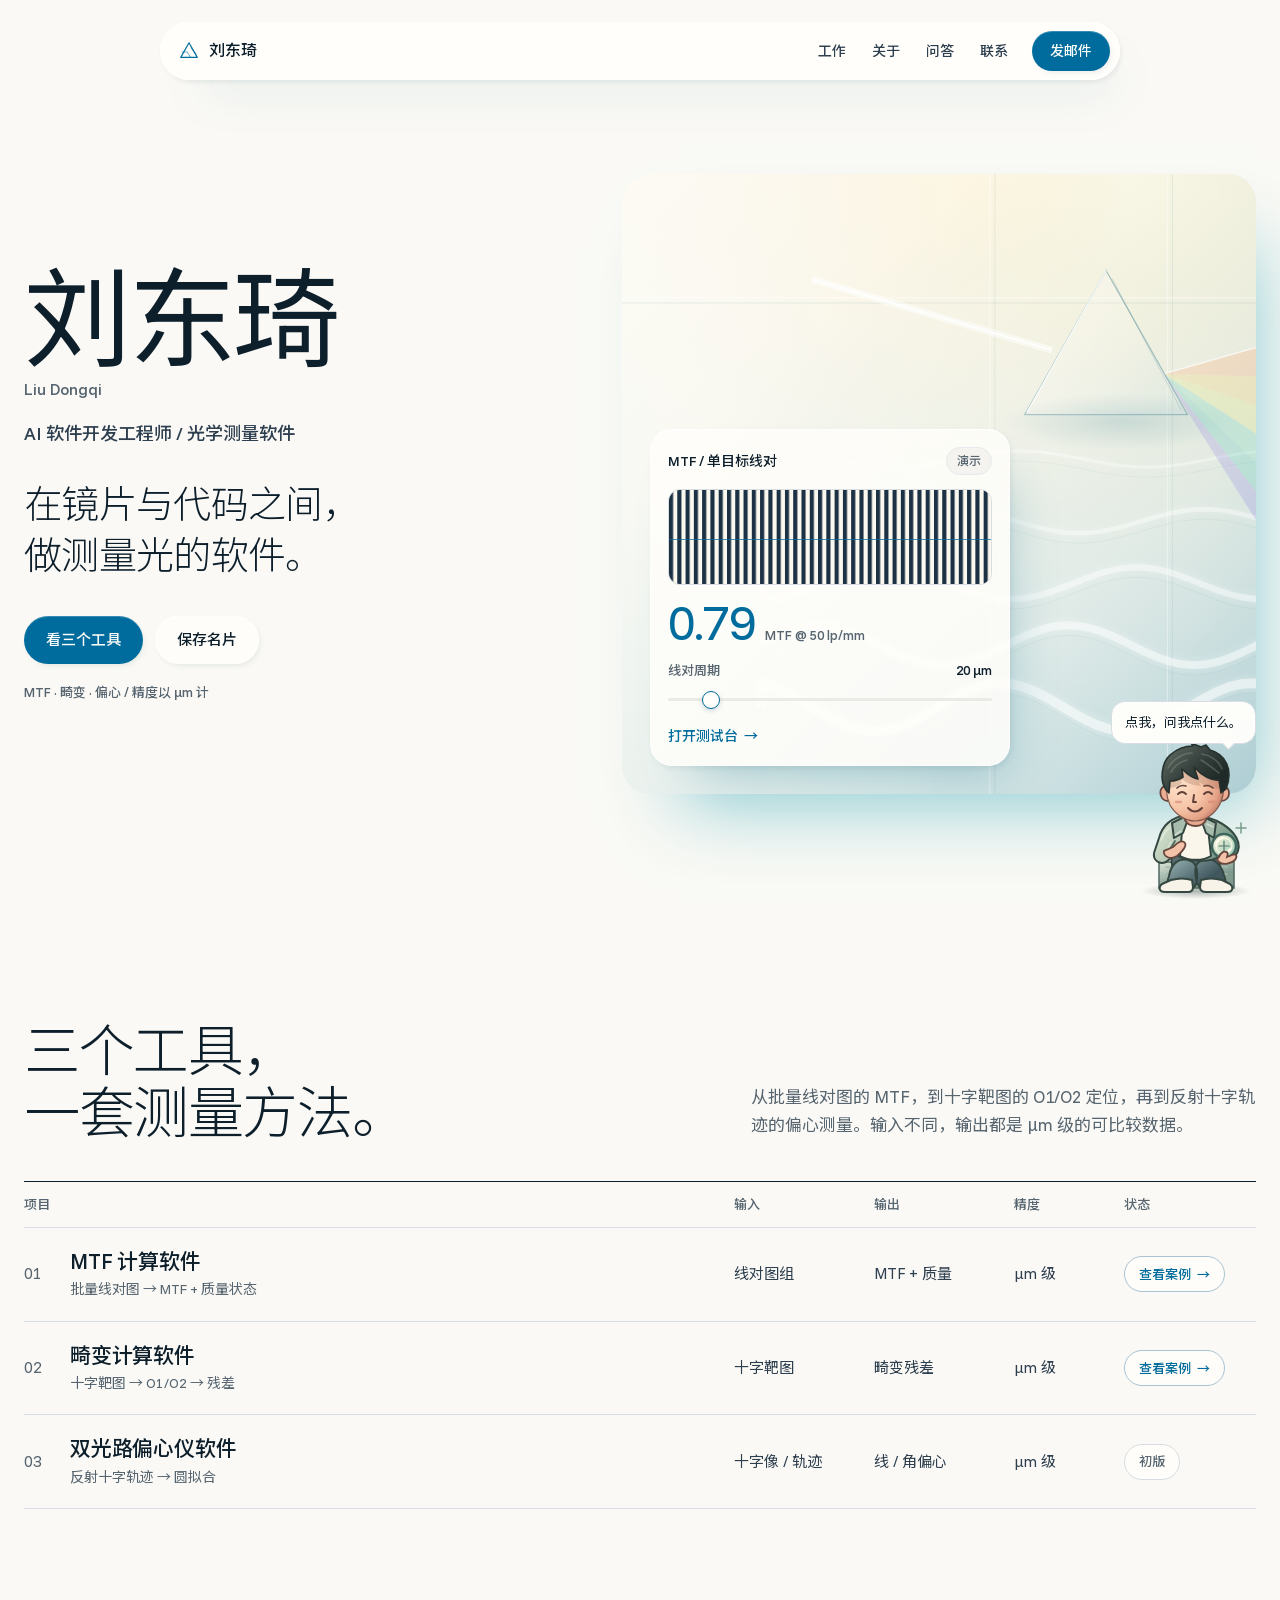
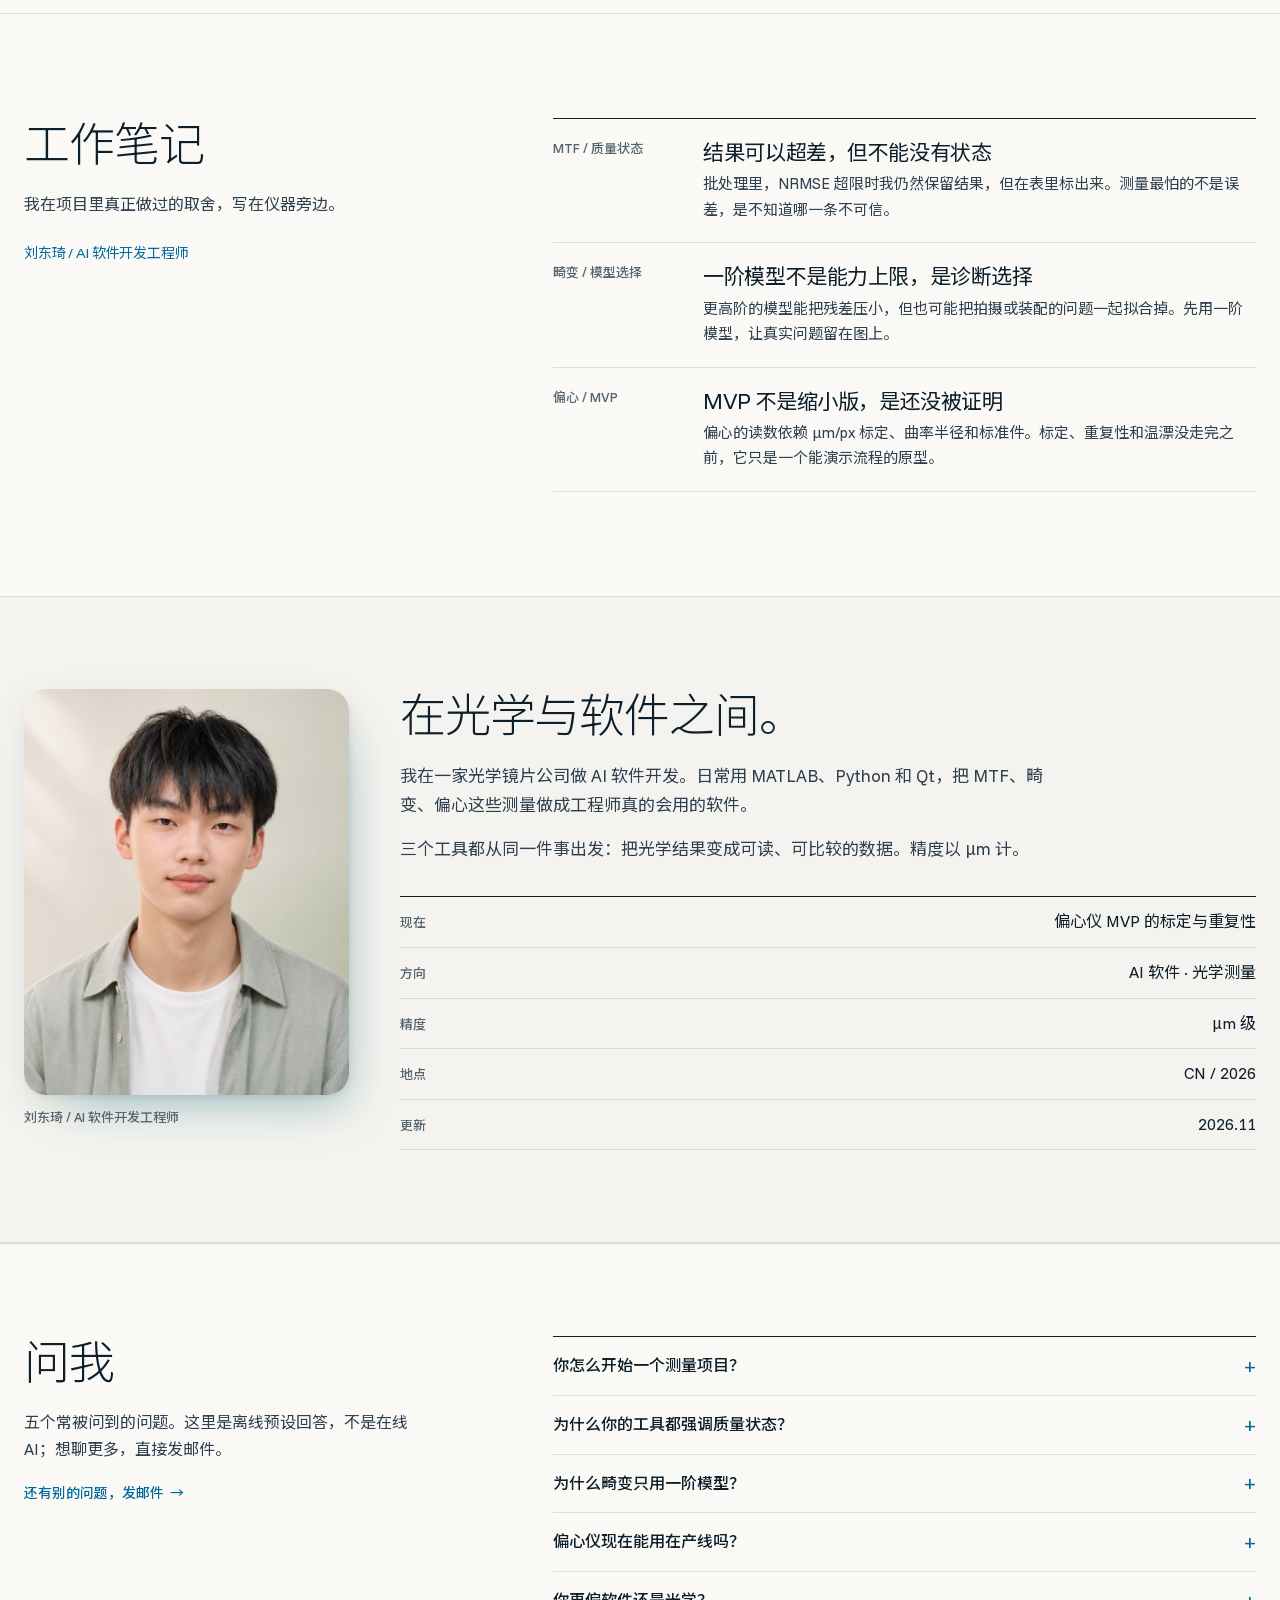
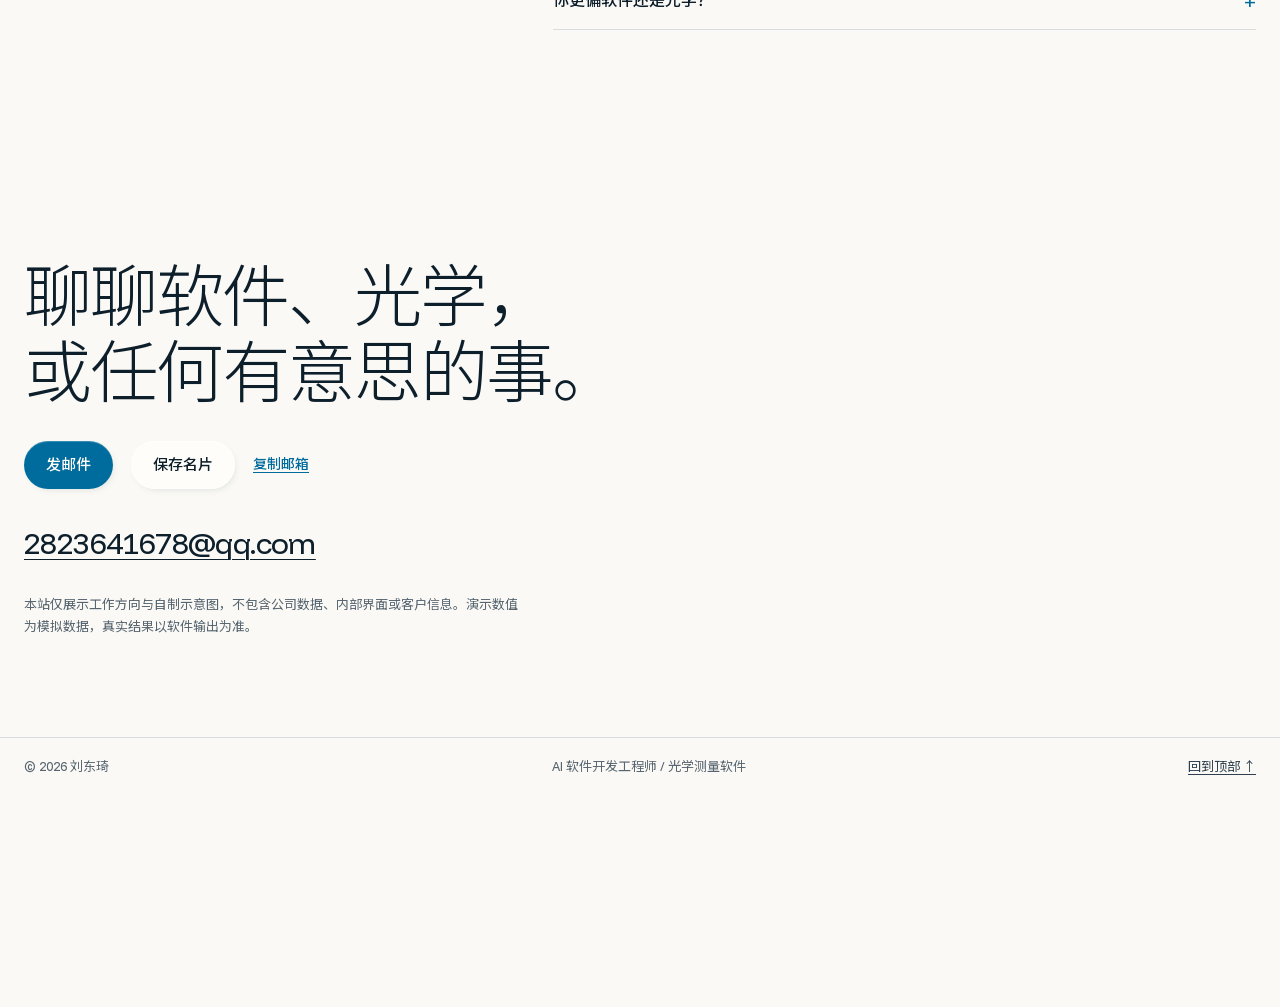
<file: index.html>
<!DOCTYPE html>
<html lang="zh-CN">
<head>
  <meta charset="utf-8">
  <meta name="viewport" content="width=device-width, initial-scale=1">
  <title>刘东琦 — AI 软件开发工程师</title>
  <meta name="description" content="刘东琦，AI 软件开发工程师。用 MATLAB、Python 与 Qt 把 MTF、十字靶畸变和偏心测量做成可交付的软件，精度以 µm 计。">
  <meta name="theme-color" content="#faf7ef">
  <meta property="og:title" content="刘东琦 — AI 软件开发工程师">
  <meta property="og:description" content="在镜片与代码之间，做测量光的软件。">
  <meta property="og:type" content="website">
  <meta property="og:url" content="https://qweasd-s.github.io/my-web/">
  <meta property="og:image" content="https://qweasd-s.github.io/my-web/assets/og.png">
  <meta property="og:image:width" content="1200">
  <meta property="og:image:height" content="630">
  <meta property="og:image:alt" content="刘东琦 — AI 软件开发工程师，MTF、畸变与偏心测量软件">
  <meta name="twitter:card" content="summary_large_image">
  <link rel="icon" href="favicon.svg" type="image/svg+xml">
  <link rel="preload" href="assets/fonts/noto-sans-sc.woff2" as="font" type="font/woff2" crossorigin>
  <link rel="preload" href="assets/fonts/funnel-display.woff2" as="font" type="font/woff2" crossorigin>
  <link rel="stylesheet" href="styles.css">
  <script type="application/ld+json">
    {
      "@context": "https://schema.org",
      "@type": "Person",
      "name": "刘东琦",
      "alternateName": "Liu Dongqi",
      "jobTitle": "AI 软件开发工程师",
      "email": "mailto:2823641678@qq.com",
      "description": "AI 软件开发工程师，在光学镜片行业从事 MTF 批量计算、十字靶畸变解算与反射式偏心测量软件的开发。",
      "knowsAbout": ["AI 软件开发", "光学测量", "MATLAB", "Python", "OpenCV", "PySide6", "MTF", "畸变分析", "偏心测量"]
    }
  </script>
</head>
<body id="top">
  <a class="skip" href="#work">跳到工作</a>

  <header class="site-nav">
    <div class="nav-pill">
      <a class="brand" href="#top">
        <svg class="brand-mark" viewBox="0 0 24 24" fill="none" aria-hidden="true">
          <path d="M12 3 21 19H3L12 3Z" stroke="currentColor" stroke-width="1.3" stroke-linejoin="round"/>
          <path d="M4 13h6l4 6" stroke="currentColor" stroke-width="1.1" opacity=".55"/>
          <path d="M14 8 20 16" stroke="currentColor" stroke-width="1.1" opacity=".55"/>
        </svg>
        <span>刘东琦</span>
      </a>
      <nav class="nav-links" aria-label="主导航">
        <a href="#work">工作</a>
        <a href="#about">关于</a>
        <a href="#ask">问答</a>
        <a href="#contact">联系</a>
      </nav>
      <a class="btn btn--primary btn--nav" href="mailto:2823641678@qq.com">发邮件</a>
    </div>
  </header>

  <main>
    <section class="hero" aria-labelledby="hero-name">
      <div class="wrap hero__inner">
        <div class="hero__copy">
          <h1 id="hero-name">刘东琦</h1>
          <p class="hero__latin">Liu Dongqi</p>
          <p class="hero__role">AI 软件开发工程师 / 光学测量软件</p>
          <p class="hero__statement">在镜片与代码之间，<br>做测量光的软件。</p>
          <div class="hero__actions">
            <a class="btn btn--primary" href="#work">看三个工具</a>
            <button class="btn btn--clear" type="button" data-save-card aria-label="下载名片到通讯录">
              <span class="action-label">保存名片</span>
            </button>
          </div>
          <p class="hero__note">MTF · 畸变 · 偏心 / 精度以 µm 计</p>
        </div>

        <div class="hero__stage light-stage" data-light-stage>
          <canvas class="light-canvas" data-light aria-hidden="true"></canvas>

          <div class="measure-card clear">
            <div class="measure-card__head">
              <span class="measure-card__title">MTF / 单目标线对</span>
              <span class="pill pill--soft">演示</span>
            </div>

            <div class="linepair-mini" aria-hidden="true">
              <svg data-home-linepair viewBox="0 0 280 96" preserveAspectRatio="none">
                <defs>
                  <pattern id="home-lp" patternUnits="userSpaceOnUse" width="20" height="96">
                    <rect width="20" height="96" fill="#fbf8ef"/>
                    <rect width="10" height="96" fill="#1d3145"/>
                  </pattern>
                </defs>
                <rect width="280" height="96" fill="url(#home-lp)"/>
              </svg>
            </div>

            <div class="measure-card__readout">
              <span class="measure-card__value" data-home-mtf>0.78</span>
              <span class="measure-card__unit">MTF @ <span data-home-freq>50</span> lp/mm</span>
            </div>

            <label class="range">
              <span>线对周期 <b><span data-home-period>20</span> µm</b></span>
              <input type="range" min="10" max="100" step="1" value="20" data-home-period-input>
            </label>

            <a class="text-link" href="work/mtf.html">打开测试台 <span aria-hidden="true">→</span></a>
          </div>
        </div>
      </div>
    </section>

    <div class="wrap pet-dock" data-pet-root></div>

    <section class="work" id="work" aria-labelledby="work-title">
      <div class="wrap">
        <header class="section-head">
          <h2 id="work-title">三个工具，<br>一套测量方法。</h2>
          <p>从批量线对图的 MTF，到十字靶图的 O1/O2 定位，再到反射十字轨迹的偏心测量。输入不同，输出都是 µm 级的可比较数据。</p>
        </header>

        <div class="project-table" role="list">
          <div class="project-table__head" aria-hidden="true">
            <span>项目</span>
            <span>输入</span>
            <span>输出</span>
            <span>精度</span>
            <span>状态</span>
          </div>

          <a class="project" href="work/mtf.html" role="listitem">
            <span class="project__main">
              <span class="project__num">01</span>
              <span><b>MTF 计算软件</b><small>批量线对图 → MTF + 质量状态</small></span>
            </span>
            <span class="project__cell" data-label="输入">线对图组</span>
            <span class="project__cell" data-label="输出">MTF + 质量</span>
            <span class="project__cell" data-label="精度">µm 级</span>
            <span class="pill pill--go">查看案例 <span aria-hidden="true">→</span></span>
          </a>

          <a class="project" href="work/distortion.html" role="listitem">
            <span class="project__main">
              <span class="project__num">02</span>
              <span><b>畸变计算软件</b><small>十字靶图 → O1/O2 → 残差</small></span>
            </span>
            <span class="project__cell" data-label="输入">十字靶图</span>
            <span class="project__cell" data-label="输出">畸变残差</span>
            <span class="project__cell" data-label="精度">µm 级</span>
            <span class="pill pill--go">查看案例 <span aria-hidden="true">→</span></span>
          </a>

          <a class="project" href="work/decentration.html" role="listitem">
            <span class="project__main">
              <span class="project__num">03</span>
              <span><b>双光路偏心仪软件</b><small>反射十字轨迹 → 圆拟合</small></span>
            </span>
            <span class="project__cell" data-label="输入">十字像 / 轨迹</span>
            <span class="project__cell" data-label="输出">线 / 角偏心</span>
            <span class="project__cell" data-label="精度">µm 级</span>
            <span class="pill pill--muted">初版</span>
          </a>
        </div>
      </div>
    </section>

    <section class="notes" id="notes" aria-labelledby="notes-title">
      <div class="wrap notes__grid">
        <div class="notes__intro">
          <h2 id="notes-title">工作笔记</h2>
          <p>我在项目里真正做过的取舍，写在仪器旁边。</p>
          <p class="notes__sign">刘东琦 / AI 软件开发工程师</p>
        </div>

        <div class="notes__list">
          <article class="note-item">
            <span class="note-item__label">MTF / 质量状态</span>
            <div>
              <h3>结果可以超差，但不能没有状态</h3>
              <p>批处理里，NRMSE 超限时我仍然保留结果，但在表里标出来。测量最怕的不是误差，是不知道哪一条不可信。</p>
            </div>
          </article>

          <article class="note-item">
            <span class="note-item__label">畸变 / 模型选择</span>
            <div>
              <h3>一阶模型不是能力上限，是诊断选择</h3>
              <p>更高阶的模型能把残差压小，但也可能把拍摄或装配的问题一起拟合掉。先用一阶模型，让真实问题留在图上。</p>
            </div>
          </article>

          <article class="note-item">
            <span class="note-item__label">偏心 / MVP</span>
            <div>
              <h3>MVP 不是缩小版，是还没被证明</h3>
              <p>偏心的读数依赖 µm/px 标定、曲率半径和标准件。标定、重复性和温漂没走完之前，它只是一个能演示流程的原型。</p>
            </div>
          </article>
        </div>
      </div>
    </section>

    <section class="about" id="about" aria-labelledby="about-title">
      <div class="wrap about__grid">
        <figure class="about__portrait">
          <img src="assets/portrait-warm.jpg" alt="刘东琦的肖像" width="768" height="1152" loading="lazy">
          <figcaption>刘东琦 / AI 软件开发工程师</figcaption>
        </figure>
        <div class="about__body">
          <h2 id="about-title">在光学与软件之间。</h2>
          <p>我在一家光学镜片公司做 AI 软件开发。日常用 MATLAB、Python 和 Qt，把 MTF、畸变、偏心这些测量做成工程师真的会用的软件。</p>
          <p>三个工具都从同一件事出发：把光学结果变成可读、可比较的数据。精度以 µm 计。</p>
          <dl class="fact-list">
            <div><dt>现在</dt><dd>偏心仪 MVP 的标定与重复性</dd></div>
            <div><dt>方向</dt><dd>AI 软件 · 光学测量</dd></div>
            <div><dt>精度</dt><dd>µm 级</dd></div>
            <div><dt>地点</dt><dd>CN / 2026</dd></div>
            <div><dt>更新</dt><dd>2026.11</dd></div>
          </dl>
        </div>
      </div>
    </section>

    <section class="ask" id="ask" aria-labelledby="ask-title">
      <div class="wrap ask__grid">
        <div class="ask__intro">
          <h2 id="ask-title">问我</h2>
          <p>五个常被问到的问题。这里是离线预设回答，不是在线 AI；想聊更多，直接发邮件。</p>
          <a class="text-link" href="mailto:2823641678@qq.com">还有别的问题，发邮件 <span aria-hidden="true">→</span></a>
        </div>

        <div class="ask__list">
          <details class="qa">
            <summary>你怎么开始一个测量项目？</summary>
            <p>先把要测的物理量、误差来源和现场条件写清楚，再决定图像怎么采、算法怎么验。能复现，比能演示重要。</p>
          </details>

          <details class="qa">
            <summary>为什么你的工具都强调质量状态？</summary>
            <p>测量结果不怕有误差，怕的是不知道什么时候不可信。所以我会保留超限结果，但把质量状态一起写进表里。</p>
          </details>

          <details class="qa">
            <summary>为什么畸变只用一阶模型？</summary>
            <p>更高阶的模型能把残差压小，但也可能把拍摄或装配的问题一起拟合掉。先用一阶模型，让真实问题留在图上。</p>
          </details>

          <details class="qa">
            <summary>偏心仪现在能用在产线吗？</summary>
            <p>还不能。它现在是 MVP，读数依赖 µm/px 标定、曲率半径和标准件验证。标定、重复性、温漂没做完之前，我不会把它当成最终判定。</p>
          </details>

          <details class="qa">
            <summary>你更偏软件还是光学？</summary>
            <p>我站在中间。光学给我问题和约束，软件给我把测量变成可重复流程的工具。最喜欢的是把两者接起来的那一段。</p>
          </details>
        </div>
      </div>
    </section>

    <section class="contact" id="contact" aria-labelledby="contact-title">
      <div class="wrap contact__inner">
        <h2 id="contact-title">聊聊软件、光学，<br>或任何有意思的事。</h2>
        <div class="contact__actions">
          <a class="btn btn--primary" href="mailto:2823641678@qq.com">发邮件</a>
          <button class="btn btn--clear" type="button" data-save-card aria-label="下载名片到通讯录">
            <span class="action-label">保存名片</span>
          </button>
          <button class="copy-button" id="copy-email" type="button" aria-label="复制邮箱" data-email="2823641678@qq.com">
            <span class="copy-btn__label">复制邮箱</span>
          </button>
        </div>
        <a class="contact__email" href="mailto:2823641678@qq.com">2823641678@qq.com</a>
        <p class="contact__note">本站仅展示工作方向与自制示意图，不包含公司数据、内部界面或客户信息。演示数值为模拟数据，真实结果以软件输出为准。</p>
      </div>
    </section>
  </main>

  <footer class="footer">
    <div class="wrap footer__inner">
      <span>© 2026 刘东琦</span>
      <span>AI 软件开发工程师 / 光学测量软件</span>
      <a href="#top">回到顶部 ↑</a>
    </div>
  </footer>

  <script src="light.js" defer></script>
  <script src="pet.js" defer></script>
  <script src="script.js" defer></script>
</body>
</html>
</file>
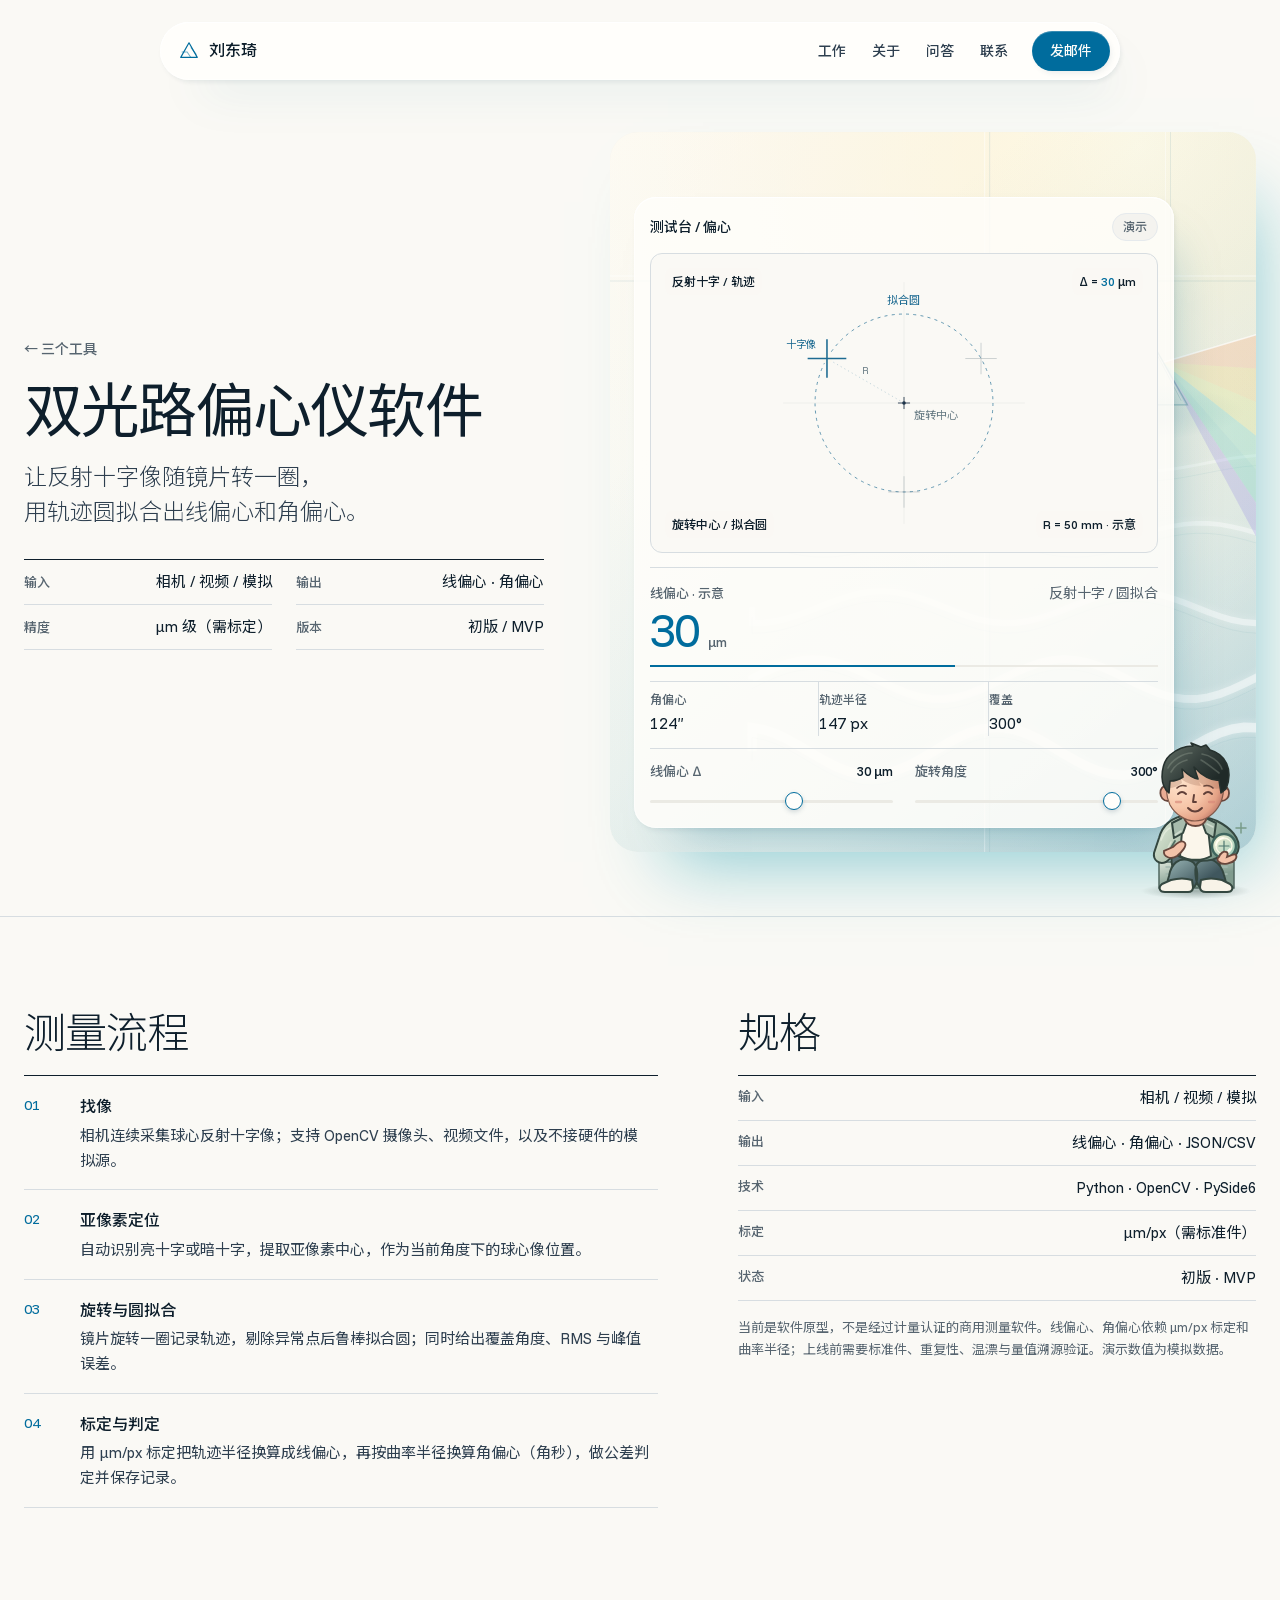
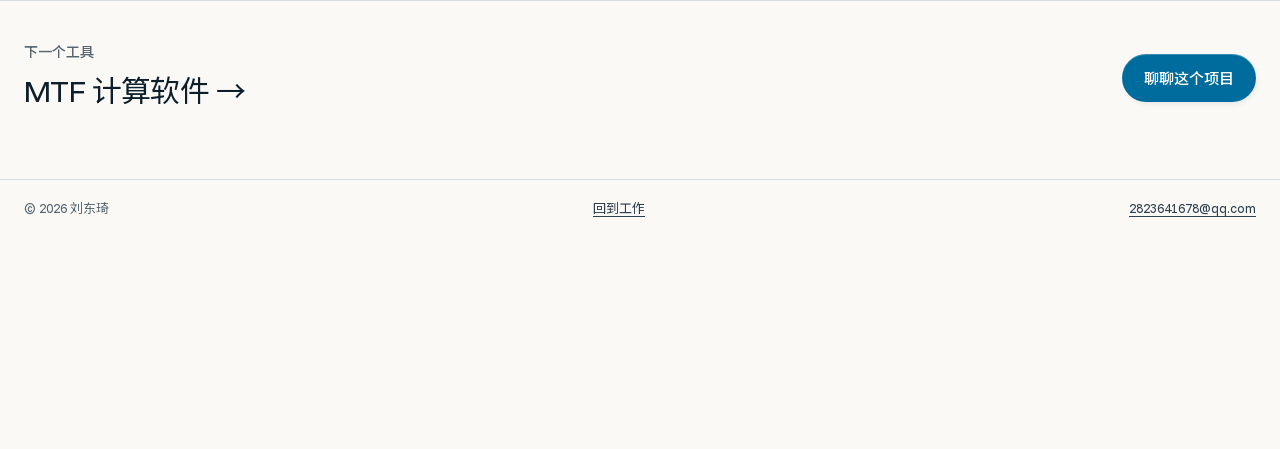
<file: work/decentration.html>
<!DOCTYPE html>
<html lang="zh-CN">
<head>
  <meta charset="utf-8">
  <meta name="viewport" content="width=device-width, initial-scale=1">
  <title>双光路偏心仪软件 — 刘东琦</title>
  <meta name="description" content="反射式偏心测量软件初版：相机采集球心十字像，旋转一圈后鲁棒拟合轨迹圆，换算线偏心与角偏心。">
  <meta name="theme-color" content="#faf7ef">
  <link rel="icon" href="../favicon.svg" type="image/svg+xml">
  <link rel="preload" href="../assets/fonts/noto-sans-sc.woff2" as="font" type="font/woff2" crossorigin>
  <link rel="preload" href="../assets/fonts/funnel-display.woff2" as="font" type="font/woff2" crossorigin>
  <link rel="stylesheet" href="../styles.css">
  <link rel="stylesheet" href="work.css">
</head>
<body class="case-page" data-project="decentration">
  <a class="skip" href="#demo">跳到测试台</a>

  <header class="site-nav">
    <div class="nav-pill">
      <a class="brand" href="../index.html">
        <svg class="brand-mark" viewBox="0 0 24 24" fill="none" aria-hidden="true">
          <path d="M12 3 21 19H3L12 3Z" stroke="currentColor" stroke-width="1.3" stroke-linejoin="round"/>
          <path d="M4 13h6l4 6" stroke="currentColor" stroke-width="1.1" opacity=".55"/>
          <path d="M14 8 20 16" stroke="currentColor" stroke-width="1.1" opacity=".55"/>
        </svg>
        <span>刘东琦</span>
      </a>
      <nav class="nav-links" aria-label="主导航">
        <a href="../index.html#work">工作</a>
        <a href="../index.html#about">关于</a>
        <a href="../index.html#ask">问答</a>
        <a href="../index.html#contact">联系</a>
      </nav>
      <a class="btn btn--primary btn--nav" href="mailto:2823641678@qq.com">发邮件</a>
    </div>
  </header>

  <main class="case">
    <section class="case-hero" id="demo" aria-labelledby="case-title">
      <div class="wrap case-hero__inner">
        <div class="case-hero__copy">
          <a class="back-link" href="../index.html#work">← 三个工具</a>
          <h1 id="case-title">双光路偏心仪软件</h1>
          <p class="case-lead">让反射十字像随镜片转一圈，<br>用轨迹圆拟合出线偏心和角偏心。</p>
          <dl class="case-meta">
            <div><dt>输入</dt><dd>相机 / 视频 / 模拟</dd></div>
            <div><dt>输出</dt><dd>线偏心 · 角偏心</dd></div>
            <div><dt>精度</dt><dd>µm 级（需标定）</dd></div>
            <div><dt>版本</dt><dd>初版 / MVP</dd></div>
          </dl>
        </div>

        <div class="case-hero__stage light-stage" data-light-stage>
          <canvas class="light-canvas" data-light aria-hidden="true"></canvas>

          <div class="demo-card clear">
            <div class="demo-card__head">
              <span class="demo-card__title">测试台 / 偏心</span>
              <span class="pill pill--soft">演示</span>
            </div>

            <div class="demo-stage dec-stage">
              <svg data-dec-svg viewBox="0 0 720 460" role="img" aria-labelledby="dec-demo-title">
                <title id="dec-demo-title">反射十字轨迹与圆拟合示意</title>
                <g data-dec-plot></g>
              </svg>
              <div class="stage-hud">
                <span>反射十字 / 轨迹</span>
                <span>Δ = <b data-dec-offset>30</b> µm</span>
              </div>
              <div class="stage-hud stage-hud--bottom">
                <span>旋转中心 / 拟合圆</span>
                <span>R = 50 mm · 示意</span>
              </div>
            </div>

            <div class="readout">
              <div class="readout__head">
                <span class="readout__label">线偏心 · 示意</span>
                <span class="readout__sub">反射十字 / 圆拟合</span>
              </div>
              <div class="readout__main">
                <span class="readout__value" data-dec-value>30</span>
                <span class="readout__unit">µm</span>
              </div>
              <div class="readout__bar"><i data-dec-bar></i></div>
              <dl class="readout__list">
                <div><dt>角偏心</dt><dd data-dec-arcsec>124″</dd></div>
                <div><dt>轨迹半径</dt><dd data-dec-radius>147 px</dd></div>
                <div><dt>覆盖</dt><dd data-dec-coverage>300°</dd></div>
              </dl>
            </div>

            <div class="controls">
              <label class="control">
                <span>线偏心 Δ <b><span data-dec-offset>30</span> µm</b></span>
                <input type="range" min="0" max="50" step="1" value="30" data-dec-input>
              </label>
              <label class="control">
                <span>旋转角度 <b data-dec-angle-label>300°</b></span>
                <input type="range" min="0" max="360" step="1" value="300" data-dec-angle-input>
              </label>
            </div>
          </div>
        </div>
      </div>
    </section>

    <div class="wrap pet-dock" data-pet-root></div>

    <section class="case-body" aria-labelledby="method-title">
      <div class="wrap case-body__grid">
        <section class="method">
          <h2 id="method-title">测量流程</h2>
          <ol class="steps">
            <li>
              <span>01</span>
              <div>
                <b>找像</b>
                <p>相机连续采集球心反射十字像；支持 OpenCV 摄像头、视频文件，以及不接硬件的模拟源。</p>
              </div>
            </li>
            <li>
              <span>02</span>
              <div>
                <b>亚像素定位</b>
                <p>自动识别亮十字或暗十字，提取亚像素中心，作为当前角度下的球心像位置。</p>
              </div>
            </li>
            <li>
              <span>03</span>
              <div>
                <b>旋转与圆拟合</b>
                <p>镜片旋转一圈记录轨迹，剔除异常点后鲁棒拟合圆；同时给出覆盖角度、RMS 与峰值误差。</p>
              </div>
            </li>
            <li>
              <span>04</span>
              <div>
                <b>标定与判定</b>
                <p>用 µm/px 标定把轨迹半径换算成线偏心，再按曲率半径换算角偏心（角秒），做公差判定并保存记录。</p>
              </div>
            </li>
          </ol>
        </section>

        <aside class="specs">
          <h2>规格</h2>
          <dl>
            <div><dt>输入</dt><dd>相机 / 视频 / 模拟</dd></div>
            <div><dt>输出</dt><dd>线偏心 · 角偏心 · JSON/CSV</dd></div>
            <div><dt>技术</dt><dd>Python · OpenCV · PySide6</dd></div>
            <div><dt>标定</dt><dd>µm/px（需标准件）</dd></div>
            <div><dt>状态</dt><dd>初版 · MVP</dd></div>
          </dl>
          <p class="note">当前是软件原型，不是经过计量认证的商用测量软件。线偏心、角偏心依赖 µm/px 标定和曲率半径；上线前需要标准件、重复性、温漂与量值溯源验证。演示数值为模拟数据。</p>
        </aside>
      </div>
    </section>

    <section class="case-next" aria-label="下一个工具">
      <div class="wrap case-next__inner">
        <a class="next-link" href="mtf.html">
          <span>下一个工具</span>
          <b>MTF 计算软件 →</b>
        </a>
        <a class="btn btn--primary" href="mailto:2823641678@qq.com">聊聊这个项目</a>
      </div>
    </section>
  </main>

  <footer class="footer">
    <div class="wrap footer__inner">
      <span>© 2026 刘东琦</span>
      <a href="../index.html#work">回到工作</a>
      <a href="mailto:2823641678@qq.com">2823641678@qq.com</a>
    </div>
  </footer>

  <script src="../light.js" defer></script>
  <script src="../pet.js" defer></script>
  <script src="work.js" defer></script>
</body>
</html>
</file>
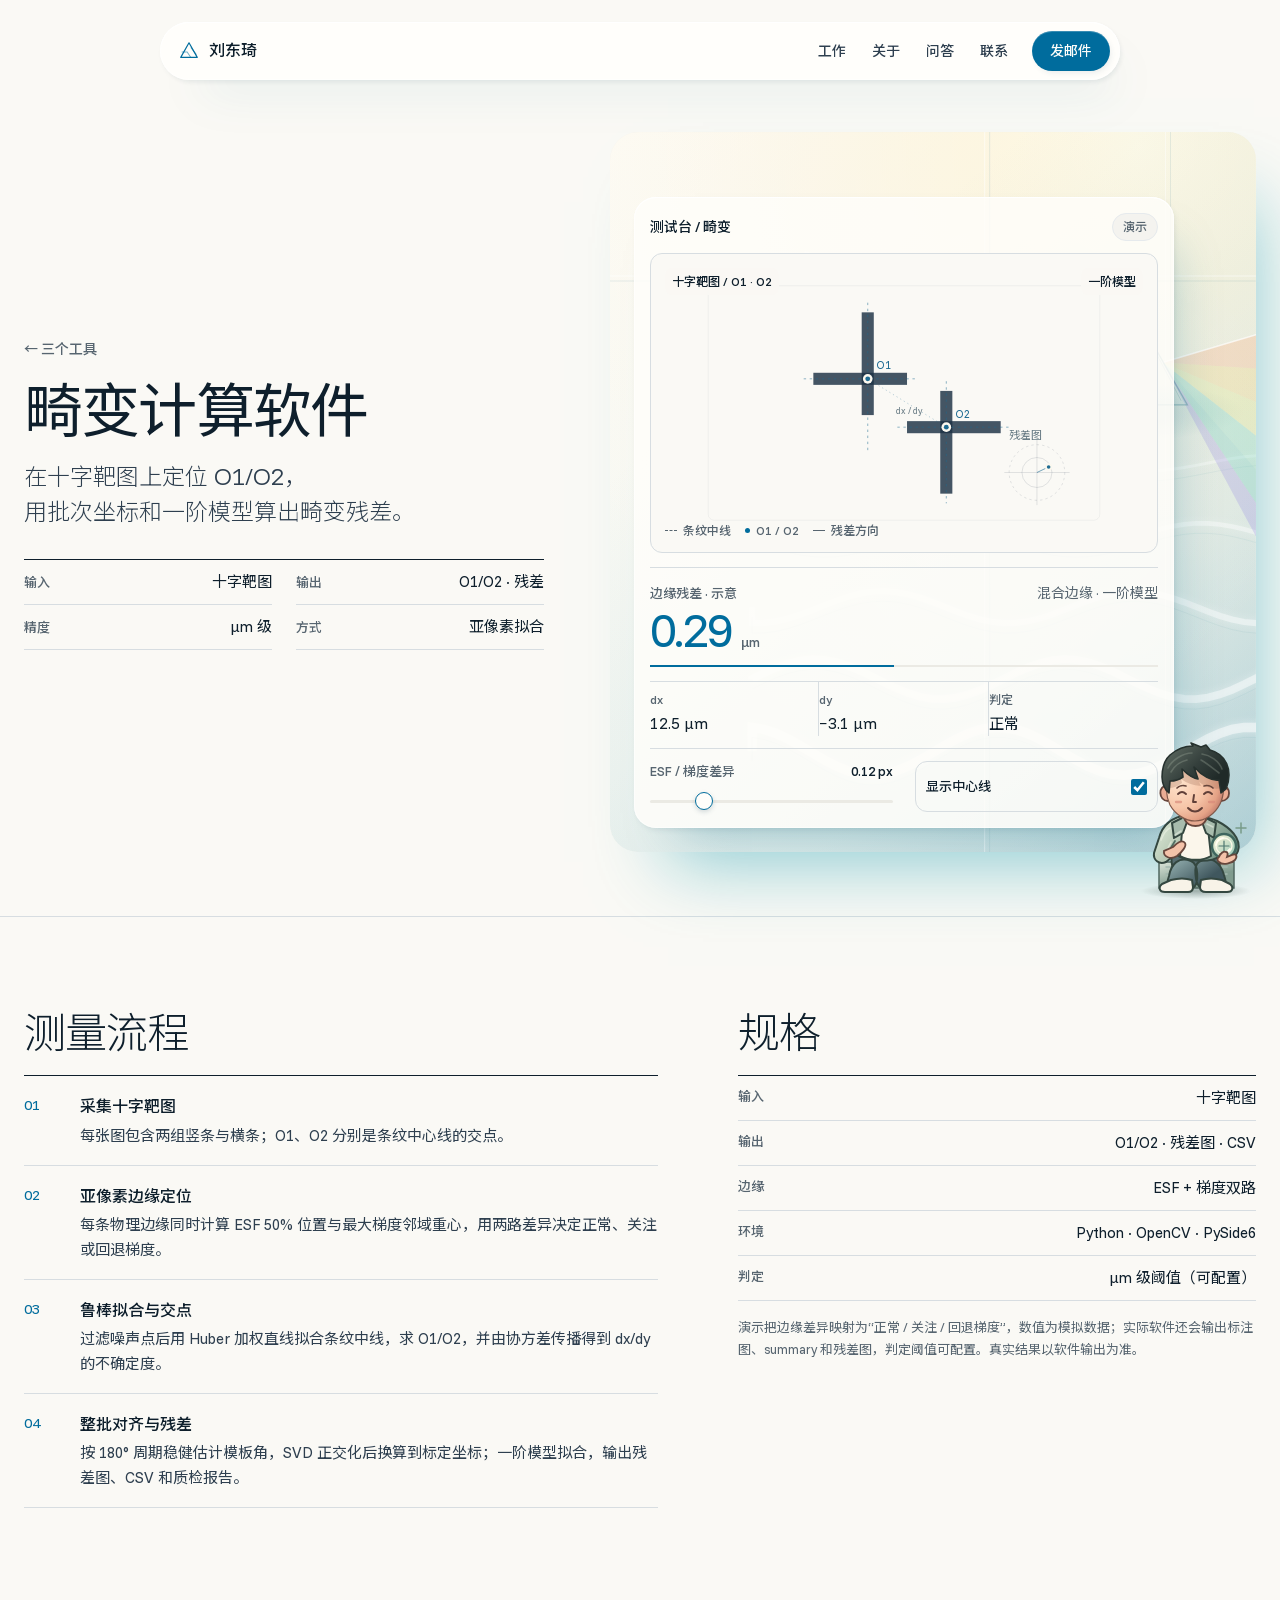
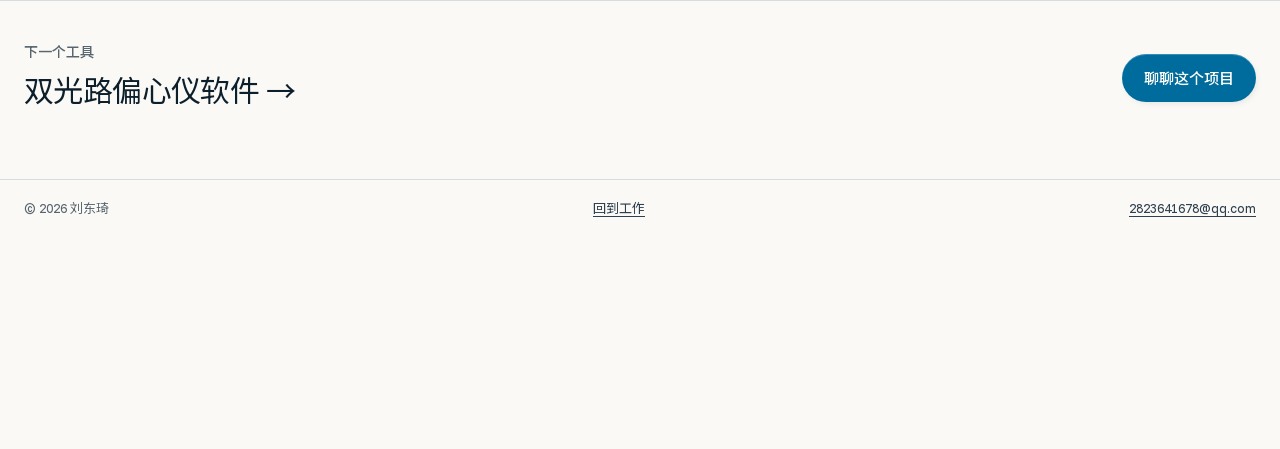
<file: work/distortion.html>
<!DOCTYPE html>
<html lang="zh-CN">
<head>
  <meta charset="utf-8">
  <meta name="viewport" content="width=device-width, initial-scale=1">
  <title>畸变计算软件 — 刘东琦</title>
  <meta name="description" content="十字中心 O1/O2 定位与畸变残差计算：亚像素边缘、Huber 鲁棒拟合、批次坐标对齐，输出残差图与质检报告。">
  <meta name="theme-color" content="#faf7ef">
  <link rel="icon" href="../favicon.svg" type="image/svg+xml">
  <link rel="preload" href="../assets/fonts/noto-sans-sc.woff2" as="font" type="font/woff2" crossorigin>
  <link rel="preload" href="../assets/fonts/funnel-display.woff2" as="font" type="font/woff2" crossorigin>
  <link rel="stylesheet" href="../styles.css">
  <link rel="stylesheet" href="work.css">
</head>
<body class="case-page" data-project="distortion">
  <a class="skip" href="#demo">跳到测试台</a>

  <header class="site-nav">
    <div class="nav-pill">
      <a class="brand" href="../index.html">
        <svg class="brand-mark" viewBox="0 0 24 24" fill="none" aria-hidden="true">
          <path d="M12 3 21 19H3L12 3Z" stroke="currentColor" stroke-width="1.3" stroke-linejoin="round"/>
          <path d="M4 13h6l4 6" stroke="currentColor" stroke-width="1.1" opacity=".55"/>
          <path d="M14 8 20 16" stroke="currentColor" stroke-width="1.1" opacity=".55"/>
        </svg>
        <span>刘东琦</span>
      </a>
      <nav class="nav-links" aria-label="主导航">
        <a href="../index.html#work">工作</a>
        <a href="../index.html#about">关于</a>
        <a href="../index.html#ask">问答</a>
        <a href="../index.html#contact">联系</a>
      </nav>
      <a class="btn btn--primary btn--nav" href="mailto:2823641678@qq.com">发邮件</a>
    </div>
  </header>

  <main class="case">
    <section class="case-hero" id="demo" aria-labelledby="case-title">
      <div class="wrap case-hero__inner">
        <div class="case-hero__copy">
          <a class="back-link" href="../index.html#work">← 三个工具</a>
          <h1 id="case-title">畸变计算软件</h1>
          <p class="case-lead">在十字靶图上定位 O1/O2，<br>用批次坐标和一阶模型算出畸变残差。</p>
          <dl class="case-meta">
            <div><dt>输入</dt><dd>十字靶图</dd></div>
            <div><dt>输出</dt><dd>O1/O2 · 残差</dd></div>
            <div><dt>精度</dt><dd>µm 级</dd></div>
            <div><dt>方式</dt><dd>亚像素拟合</dd></div>
          </dl>
        </div>

        <div class="case-hero__stage light-stage" data-light-stage>
          <canvas class="light-canvas" data-light aria-hidden="true"></canvas>

          <div class="demo-card clear">
            <div class="demo-card__head">
              <span class="demo-card__title">测试台 / 畸变</span>
              <span class="pill pill--soft">演示</span>
            </div>

            <div class="demo-stage dist-stage">
              <svg data-dist-svg viewBox="0 0 720 460" role="img" aria-labelledby="dist-demo-title">
                <title id="dist-demo-title">十字靶图、O1/O2 中心线与残差示意</title>
                <g data-dist-plot></g>
              </svg>
              <div class="stage-hud">
                <span>十字靶图 / O1 · O2</span>
                <span>一阶模型</span>
              </div>
              <div class="dist-stage__legend">
                <span><i class="is-dashed"></i>条纹中线</span>
                <span><i class="is-dot"></i>O1 / O2</span>
                <span><i></i>残差方向</span>
              </div>
            </div>

            <div class="readout">
              <div class="readout__head">
                <span class="readout__label">边缘残差 · 示意</span>
                <span class="readout__sub">混合边缘 · 一阶模型</span>
              </div>
              <div class="readout__main">
                <span class="readout__value" data-dist-residual>0.28</span>
                <span class="readout__unit">µm</span>
              </div>
              <div class="readout__bar"><i data-dist-bar></i></div>
              <dl class="readout__list">
                <div><dt>dx</dt><dd data-dist-dx>12.4 µm</dd></div>
                <div><dt>dy</dt><dd data-dist-dy>−3.1 µm</dd></div>
                <div><dt>判定</dt><dd data-dist-status>正常</dd></div>
              </dl>
            </div>

            <div class="controls">
              <label class="control">
                <span>ESF / 梯度差异 <b data-dist-diff-label>0.12 px</b></span>
                <input type="range" min="0" max="0.6" step="0.01" value="0.12" data-dist-diff>
              </label>
              <label class="control control--check">
                <span>显示中心线</span>
                <input type="checkbox" checked data-dist-centerlines>
              </label>
            </div>
          </div>
        </div>
      </div>
    </section>

    <div class="wrap pet-dock" data-pet-root></div>

    <section class="case-body" aria-labelledby="method-title">
      <div class="wrap case-body__grid">
        <section class="method">
          <h2 id="method-title">测量流程</h2>
          <ol class="steps">
            <li>
              <span>01</span>
              <div>
                <b>采集十字靶图</b>
                <p>每张图包含两组竖条与横条；O1、O2 分别是条纹中心线的交点。</p>
              </div>
            </li>
            <li>
              <span>02</span>
              <div>
                <b>亚像素边缘定位</b>
                <p>每条物理边缘同时计算 ESF 50% 位置与最大梯度邻域重心，用两路差异决定正常、关注或回退梯度。</p>
              </div>
            </li>
            <li>
              <span>03</span>
              <div>
                <b>鲁棒拟合与交点</b>
                <p>过滤噪声点后用 Huber 加权直线拟合条纹中线，求 O1/O2，并由协方差传播得到 dx/dy 的不确定度。</p>
              </div>
            </li>
            <li>
              <span>04</span>
              <div>
                <b>整批对齐与残差</b>
                <p>按 180° 周期稳健估计模板角，SVD 正交化后换算到标定坐标；一阶模型拟合，输出残差图、CSV 和质检报告。</p>
              </div>
            </li>
          </ol>
        </section>

        <aside class="specs">
          <h2>规格</h2>
          <dl>
            <div><dt>输入</dt><dd>十字靶图</dd></div>
            <div><dt>输出</dt><dd>O1/O2 · 残差图 · CSV</dd></div>
            <div><dt>边缘</dt><dd>ESF + 梯度双路</dd></div>
            <div><dt>环境</dt><dd>Python · OpenCV · PySide6</dd></div>
            <div><dt>判定</dt><dd>µm 级阈值（可配置）</dd></div>
          </dl>
          <p class="note">演示把边缘差异映射为“正常 / 关注 / 回退梯度”，数值为模拟数据；实际软件还会输出标注图、summary 和残差图，判定阈值可配置。真实结果以软件输出为准。</p>
        </aside>
      </div>
    </section>

    <section class="case-next" aria-label="下一个工具">
      <div class="wrap case-next__inner">
        <a class="next-link" href="decentration.html">
          <span>下一个工具</span>
          <b>双光路偏心仪软件 →</b>
        </a>
        <a class="btn btn--primary" href="mailto:2823641678@qq.com">聊聊这个项目</a>
      </div>
    </section>
  </main>

  <footer class="footer">
    <div class="wrap footer__inner">
      <span>© 2026 刘东琦</span>
      <a href="../index.html#work">回到工作</a>
      <a href="mailto:2823641678@qq.com">2823641678@qq.com</a>
    </div>
  </footer>

  <script src="../light.js" defer></script>
  <script src="../pet.js" defer></script>
  <script src="work.js" defer></script>
</body>
</html>
</file>
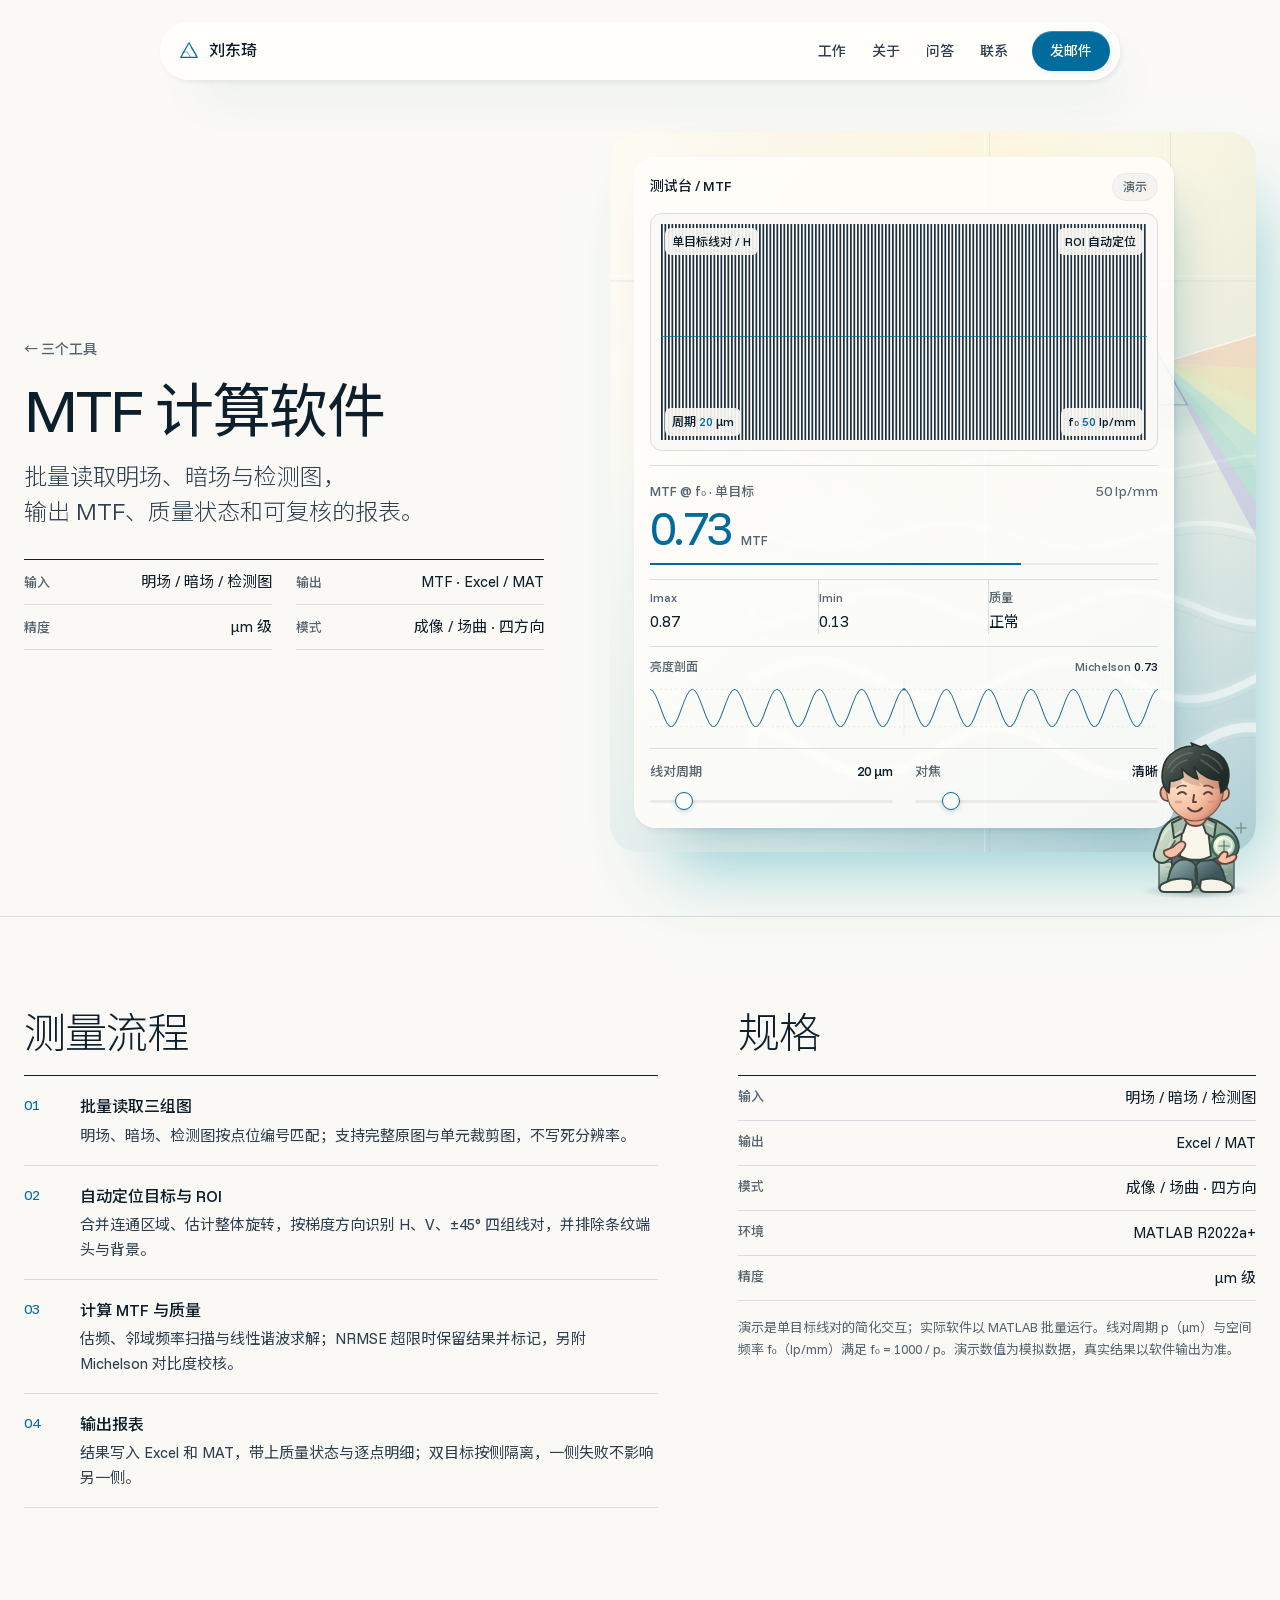
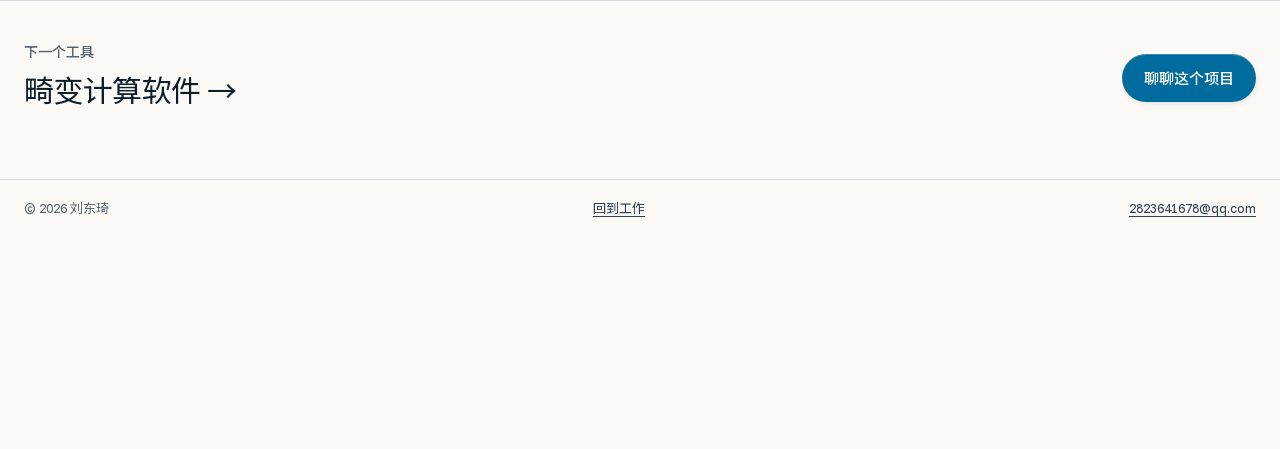
<file: work/mtf.html>
<!DOCTYPE html>
<html lang="zh-CN">
<head>
  <meta charset="utf-8">
  <meta name="viewport" content="width=device-width, initial-scale=1">
  <title>MTF 计算软件 — 刘东琦</title>
  <meta name="description" content="MATLAB 批量 MTF 计算：读取明场、暗场与检测图，自动定位四方向线对，输出 MTF、质量状态与 Excel / MAT 报表。">
  <meta name="theme-color" content="#faf7ef">
  <link rel="icon" href="../favicon.svg" type="image/svg+xml">
  <link rel="preload" href="../assets/fonts/noto-sans-sc.woff2" as="font" type="font/woff2" crossorigin>
  <link rel="preload" href="../assets/fonts/funnel-display.woff2" as="font" type="font/woff2" crossorigin>
  <link rel="stylesheet" href="../styles.css">
  <link rel="stylesheet" href="work.css">
</head>
<body class="case-page" data-project="mtf">
  <a class="skip" href="#demo">跳到测试台</a>

  <header class="site-nav">
    <div class="nav-pill">
      <a class="brand" href="../index.html">
        <svg class="brand-mark" viewBox="0 0 24 24" fill="none" aria-hidden="true">
          <path d="M12 3 21 19H3L12 3Z" stroke="currentColor" stroke-width="1.3" stroke-linejoin="round"/>
          <path d="M4 13h6l4 6" stroke="currentColor" stroke-width="1.1" opacity=".55"/>
          <path d="M14 8 20 16" stroke="currentColor" stroke-width="1.1" opacity=".55"/>
        </svg>
        <span>刘东琦</span>
      </a>
      <nav class="nav-links" aria-label="主导航">
        <a href="../index.html#work">工作</a>
        <a href="../index.html#about">关于</a>
        <a href="../index.html#ask">问答</a>
        <a href="../index.html#contact">联系</a>
      </nav>
      <a class="btn btn--primary btn--nav" href="mailto:2823641678@qq.com">发邮件</a>
    </div>
  </header>

  <main class="case">
    <section class="case-hero" id="demo" aria-labelledby="case-title">
      <div class="wrap case-hero__inner">
        <div class="case-hero__copy">
          <a class="back-link" href="../index.html#work">← 三个工具</a>
          <h1 id="case-title">MTF 计算软件</h1>
          <p class="case-lead">批量读取明场、暗场与检测图，<br>输出 MTF、质量状态和可复核的报表。</p>
          <dl class="case-meta">
            <div><dt>输入</dt><dd>明场 / 暗场 / 检测图</dd></div>
            <div><dt>输出</dt><dd>MTF · Excel / MAT</dd></div>
            <div><dt>精度</dt><dd>µm 级</dd></div>
            <div><dt>模式</dt><dd>成像 / 场曲 · 四方向</dd></div>
          </dl>
        </div>

        <div class="case-hero__stage light-stage" data-light-stage>
          <canvas class="light-canvas" data-light aria-hidden="true"></canvas>

          <div class="demo-card clear">
            <div class="demo-card__head">
              <span class="demo-card__title">测试台 / MTF</span>
              <span class="pill pill--soft">演示</span>
            </div>

            <div class="demo-stage mtf-stage" data-mtf-stage>
              <svg class="linepair" data-linepair-svg viewBox="0 0 1000 500" preserveAspectRatio="none" aria-hidden="true">
                <defs>
                  <pattern id="mtf-lp" patternUnits="userSpaceOnUse" width="24" height="500">
                    <rect width="24" height="500" fill="#fbf8ef"/>
                    <rect width="12" height="500" fill="#1d3145"/>
                  </pattern>
                </defs>
                <rect width="1000" height="500" fill="url(#mtf-lp)"/>
              </svg>
              <div class="mtf-scan" aria-hidden="true"></div>
              <div class="stage-hud">
                <span>单目标线对 / H</span>
                <span>ROI 自动定位</span>
              </div>
              <div class="stage-hud stage-hud--bottom">
                <span>周期 <b data-period>20</b> µm</span>
                <span>f₀ <b data-frequency>50</b> lp/mm</span>
              </div>
            </div>

            <div class="readout">
              <div class="readout__head">
                <span class="readout__label">MTF @ f₀ · 单目标</span>
                <span class="readout__sub"><span data-frequency>50</span> lp/mm</span>
              </div>
              <div class="readout__main">
                <span class="readout__value" data-mtf>0.78</span>
                <span class="readout__unit">MTF</span>
              </div>
              <div class="readout__bar"><i data-mtf-bar></i></div>
              <dl class="readout__list">
                <div><dt>Imax</dt><dd data-imax>0.89</dd></div>
                <div><dt>Imin</dt><dd data-imin>0.11</dd></div>
                <div><dt>质量</dt><dd data-mtf-quality>正常</dd></div>
              </dl>
            </div>

            <div class="profile">
              <div class="profile__head"><span>亮度剖面</span><span>Michelson <b data-michelson>0.73</b></span></div>
              <svg data-profile viewBox="0 0 900 150" preserveAspectRatio="none" aria-hidden="true">
                <line data-imax-line x1="0" y1="30" x2="900" y2="30" stroke="#c9d3d4" stroke-dasharray="3 6"/>
                <line data-imin-line x1="0" y1="120" x2="900" y2="120" stroke="#c9d3d4" stroke-dasharray="3 6"/>
                <path data-profile-path fill="none" stroke="#1e6b92" stroke-width="1.8"/>
                <line data-profile-marker x1="450" y1="0" x2="450" y2="150" stroke="#1e6b92" stroke-dasharray="2 5" opacity=".5"/>
                <circle data-profile-dot cx="450" cy="25" r="3" fill="#1e6b92"/>
              </svg>
            </div>

            <div class="controls">
              <label class="control">
                <span>线对周期 <b><span data-period>20</span> µm</b></span>
                <input type="range" min="10" max="100" step="1" value="20" data-period-input>
              </label>
              <label class="control">
                <span>对焦 <b data-focus-label>清晰</b></span>
                <input type="range" min="0" max="100" step="1" value="12" data-focus-input>
              </label>
            </div>
          </div>
        </div>
      </div>
    </section>

    <div class="wrap pet-dock" data-pet-root></div>

    <section class="case-body" aria-labelledby="method-title">
      <div class="wrap case-body__grid">
        <section class="method">
          <h2 id="method-title">测量流程</h2>
          <ol class="steps">
            <li>
              <span>01</span>
              <div>
                <b>批量读取三组图</b>
                <p>明场、暗场、检测图按点位编号匹配；支持完整原图与单元裁剪图，不写死分辨率。</p>
              </div>
            </li>
            <li>
              <span>02</span>
              <div>
                <b>自动定位目标与 ROI</b>
                <p>合并连通区域、估计整体旋转，按梯度方向识别 H、V、±45° 四组线对，并排除条纹端头与背景。</p>
              </div>
            </li>
            <li>
              <span>03</span>
              <div>
                <b>计算 MTF 与质量</b>
                <p>估频、邻域频率扫描与线性谐波求解；NRMSE 超限时保留结果并标记，另附 Michelson 对比度校核。</p>
              </div>
            </li>
            <li>
              <span>04</span>
              <div>
                <b>输出报表</b>
                <p>结果写入 Excel 和 MAT，带上质量状态与逐点明细；双目标按侧隔离，一侧失败不影响另一侧。</p>
              </div>
            </li>
          </ol>
        </section>

        <aside class="specs">
          <h2>规格</h2>
          <dl>
            <div><dt>输入</dt><dd>明场 / 暗场 / 检测图</dd></div>
            <div><dt>输出</dt><dd>Excel / MAT</dd></div>
            <div><dt>模式</dt><dd>成像 / 场曲 · 四方向</dd></div>
            <div><dt>环境</dt><dd>MATLAB R2022a+</dd></div>
            <div><dt>精度</dt><dd>µm 级</dd></div>
          </dl>
          <p class="note">演示是单目标线对的简化交互；实际软件以 MATLAB 批量运行。线对周期 p（µm）与空间频率 f₀（lp/mm）满足 f₀ = 1000 / p。演示数值为模拟数据，真实结果以软件输出为准。</p>
        </aside>
      </div>
    </section>

    <section class="case-next" aria-label="下一个工具">
      <div class="wrap case-next__inner">
        <a class="next-link" href="distortion.html">
          <span>下一个工具</span>
          <b>畸变计算软件 →</b>
        </a>
        <a class="btn btn--primary" href="mailto:2823641678@qq.com">聊聊这个项目</a>
      </div>
    </section>
  </main>

  <footer class="footer">
    <div class="wrap footer__inner">
      <span>© 2026 刘东琦</span>
      <a href="../index.html#work">回到工作</a>
      <a href="mailto:2823641678@qq.com">2823641678@qq.com</a>
    </div>
  </footer>

  <script src="../light.js" defer></script>
  <script src="../pet.js" defer></script>
  <script src="work.js" defer></script>
</body>
</html>
</file>
<file: styles.css>
/* refract: glass/pool */

@font-face {
  font-family: "Funnel Display";
  src: url("assets/fonts/funnel-display.woff2") format("woff2");
  font-weight: 300 500;
  font-style: normal;
  font-display: swap;
}

@font-face {
  font-family: "Funnel Sans";
  src: url("assets/fonts/funnel-sans.woff2") format("woff2");
  font-weight: 400 500;
  font-style: normal;
  font-display: swap;
}

@font-face {
  font-family: "Noto Sans SC";
  src: url("assets/fonts/noto-sans-sc.woff2") format("woff2");
  font-weight: 300 700;
  font-style: normal;
  font-display: swap;
}

:root {
  --color-paper: oklch(98.2% 0.006 95);
  --color-paper-2: oklch(96.4% 0.006 95);
  --color-paper-3: oklch(93.6% 0.008 95);
  --color-ink: oklch(23% 0.035 245);
  --color-ink-2: oklch(36% 0.035 245);
  --color-muted: oklch(50% 0.025 240);
  --color-rule: oklch(89.5% 0.008 230);
  --color-rule-2: oklch(93.5% 0.006 230);
  --color-accent: oklch(50% 0.12 234);
  --color-accent-hi: oklch(44% 0.12 236);
  --color-accent-ink: oklch(99% 0.003 95);
  --color-accent-soft: oklch(94% 0.025 220);
  --color-focus: oklch(56% 0.14 234);
  --color-shade: oklch(86% 0.05 212);
  --color-shade-2: oklch(74% 0.07 220);
  --color-light: oklch(99.7% 0.004 95);

  --edge-light:
    inset 0 1px 0 oklch(100% 0 0 / 0.9),
    inset 0 0 0 1px oklch(100% 0 0 / 0.55);
  --shadow-card:
    18px 28px 48px -26px oklch(52% 0.09 220 / 0.38),
    2px 3px 6px -2px oklch(40% 0.05 230 / 0.12);
  --shadow-cast:
    28px 40px 70px -30px oklch(60% 0.11 212 / 0.45);

  --font-display: "Funnel Display", "Noto Sans SC", ui-sans-serif, system-ui, sans-serif;
  --font-body: "Funnel Sans", "Noto Sans SC", ui-sans-serif, system-ui, sans-serif;
  --radius-card: 22px;
  --radius-inner: 12px;
  --radius-pill: 999px;
  --tracking-display: -0.032em;
  --display-weight: 400;
}

*,
*::before,
*::after {
  box-sizing: border-box;
}

html {
  scroll-behavior: smooth;
  scroll-padding-top: 104px;
}

body {
  margin: 0;
  min-height: 100vh;
  overflow-x: hidden;
  background: var(--color-paper);
  color: var(--color-ink);
  font-family: var(--font-body);
  font-size: 17px;
  line-height: 1.6;
  -webkit-font-smoothing: antialiased;
  text-rendering: optimizeLegibility;
  caret-color: var(--color-accent);
  scrollbar-color: var(--color-shade-2) var(--color-paper);
}

a {
  color: inherit;
  text-decoration: none;
}

button {
  padding: 0;
  border: 0;
  background: none;
  color: inherit;
  font: inherit;
  cursor: pointer;
}

svg {
  display: block;
  max-width: 100%;
}

::selection {
  background: var(--color-accent);
  color: var(--color-accent-ink);
}

:focus-visible {
  outline: 2px solid var(--color-focus);
  outline-offset: 3px;
}

.sr-only {
  position: absolute;
  width: 1px;
  height: 1px;
  padding: 0;
  margin: -1px;
  overflow: hidden;
  clip: rect(0, 0, 0, 0);
  white-space: nowrap;
  border: 0;
}

.skip {
  position: fixed;
  top: 12px;
  left: 12px;
  z-index: 80;
  padding: 10px 16px;
  border-radius: var(--radius-pill);
  background: var(--color-ink);
  color: var(--color-paper);
  font-size: 14px;
  font-weight: 500;
  transform: translateY(-200%);
}

.skip:focus {
  transform: none;
}

.wrap {
  width: min(1240px, calc(100% - 48px));
  margin-inline: auto;
}

/* Navigation -------------------------------------------------------- */

.site-nav {
  position: fixed;
  top: 22px;
  left: 50%;
  z-index: 40;
  width: min(960px, calc(100% - 32px));
  transform: translateX(-50%);
}

.nav-pill {
  display: flex;
  align-items: center;
  gap: 24px;
  padding: 9px 10px 9px 18px;
  border-radius: var(--radius-pill);
  background: color-mix(in oklab, var(--color-light) 94%, transparent);
  box-shadow: var(--edge-light), var(--shadow-card);
}

.brand {
  display: inline-flex;
  align-items: center;
  gap: 9px;
  color: var(--color-ink);
  font-family: var(--font-body);
  font-size: 16px;
  font-weight: 500;
  white-space: nowrap;
}

.brand-mark {
  width: 22px;
  height: 22px;
  color: var(--color-accent);
}

.nav-links {
  display: flex;
  align-items: center;
  gap: 26px;
  margin-left: auto;
  font-size: 14px;
  font-weight: 500;
  color: var(--color-ink-2);
}

.nav-links a {
  position: relative;
  padding: 4px 0;
}

.nav-links a::after {
  content: "";
  position: absolute;
  right: 0;
  bottom: 0;
  left: 0;
  height: 1px;
  background: currentColor;
  transform: scaleX(0);
  transform-origin: left;
  transition: transform 0.2s ease;
}

.nav-links a:hover {
  color: var(--color-accent);
}

.nav-links a:hover::after {
  transform: scaleX(1);
}

/* Buttons ----------------------------------------------------------- */

.btn {
  display: inline-flex;
  min-height: 48px;
  align-items: center;
  justify-content: center;
  padding: 0 22px;
  border-radius: var(--radius-pill);
  font-family: var(--font-body);
  font-size: 15px;
  font-weight: 500;
  line-height: 1;
  white-space: nowrap;
  transition: background 0.2s ease, color 0.2s ease, transform 0.2s ease, box-shadow 0.2s ease;
}

.btn--primary {
  background: var(--color-accent);
  color: var(--color-accent-ink);
  box-shadow:
    inset 0 1px 0 oklch(100% 0 0 / 0.22),
    var(--shadow-card);
}

.btn--primary:hover {
  background: var(--color-accent-hi);
  transform: translateY(-1px);
}

.btn--clear {
  background: color-mix(in oklab, var(--color-light) 82%, transparent);
  color: var(--color-ink);
  box-shadow: var(--edge-light), var(--shadow-card);
}

.btn--clear:hover {
  background: var(--color-light);
  transform: translateY(-1px);
}

.btn--nav {
  min-height: 40px;
  padding: 0 18px;
  font-size: 14px;
}

.text-link {
  display: inline-flex;
  align-items: center;
  gap: 6px;
  color: var(--color-accent);
  font-size: 14px;
  font-weight: 500;
  transition: color 0.2s ease;
}

.text-link:hover {
  color: var(--color-accent-hi);
  text-decoration: underline;
  text-underline-offset: 3px;
}

.pill {
  display: inline-flex;
  min-height: 36px;
  align-items: center;
  justify-content: center;
  gap: 6px;
  padding: 0 14px;
  border-radius: var(--radius-pill);
  border: 1px solid var(--color-rule);
  background: color-mix(in oklab, var(--color-light) 80%, transparent);
  color: var(--color-ink);
  font-family: var(--font-body);
  font-size: 13px;
  font-weight: 500;
  line-height: 1;
  white-space: nowrap;
}

.pill--go {
  border-color: color-mix(in oklab, var(--color-accent) 24%, var(--color-rule));
  color: var(--color-accent);
}

.pill--soft {
  min-height: 28px;
  padding: 0 10px;
  border-color: var(--color-rule-2);
  background: var(--color-paper-2);
  color: var(--color-muted);
  font-size: 12px;
}

.pill--muted {
  color: var(--color-muted);
}

/* Hero -------------------------------------------------------------- */

.hero {
  display: grid;
  min-height: 100vh;
  min-height: 100svh;
  align-items: center;
  padding: 132px 0 64px;
}

.hero__inner {
  display: grid;
  grid-template-columns: minmax(0, 0.92fr) minmax(0, 1.08fr);
  gap: clamp(36px, 4.5vw, 60px);
  align-items: center;
}

.hero__copy {
  max-width: 560px;
}

.hero h1 {
  margin: 0;
  color: var(--color-ink);
  font-family: var(--font-display);
  font-size: clamp(76px, 8.4vw, 116px);
  font-weight: var(--display-weight);
  line-height: 0.96;
  letter-spacing: var(--tracking-display);
}

.hero__latin {
  margin: 8px 0 0;
  color: var(--color-muted);
  font-family: var(--font-body);
  font-size: 16px;
  font-weight: 500;
  letter-spacing: 0;
}

.hero__role {
  margin: 18px 0 0;
  color: var(--color-ink-2);
  font-size: 18px;
  font-weight: 500;
}

.hero__statement {
  max-width: 15em;
  margin: 30px 0 0;
  color: var(--color-ink);
  font-family: var(--font-display);
  font-size: clamp(28px, 3.1vw, 38px);
  font-weight: 300;
  line-height: 1.35;
  letter-spacing: -0.018em;
}

.hero__actions {
  display: flex;
  flex-wrap: wrap;
  gap: 12px;
  margin-top: 34px;
}

.hero__note {
  margin: 18px 0 0;
  color: var(--color-muted);
  font-size: 13px;
  font-weight: 500;
}

.hero__stage {
  min-height: 620px;
}

.light-stage {
  position: relative;
  overflow: hidden;
  border-radius: 28px;
  background: var(--color-paper-2);
  box-shadow: var(--shadow-cast);
  isolation: isolate;
}

.light-canvas {
  position: absolute;
  inset: 0;
  z-index: 0;
  width: 100%;
  height: 100%;
  pointer-events: none;
}

.clear {
  background: #fefcf7;
  background: color-mix(in oklab, var(--color-light) 84%, transparent);
  box-shadow: var(--edge-light), var(--shadow-card);
}

.measure-card {
  position: absolute;
  bottom: 28px;
  left: 28px;
  z-index: 2;
  width: min(360px, calc(100% - 56px));
  padding: 18px;
  border-radius: var(--radius-card);
}

.measure-card__head {
  display: flex;
  align-items: center;
  justify-content: space-between;
  gap: 12px;
}

.measure-card__title {
  color: var(--color-ink);
  font-size: 14px;
  font-weight: 500;
}

.linepair-mini {
  position: relative;
  height: 96px;
  margin-top: 14px;
  overflow: hidden;
  border: 1px solid var(--color-rule);
  border-radius: var(--radius-inner);
  background: var(--color-paper);
}

.linepair-mini::after {
  content: "";
  position: absolute;
  top: 52%;
  right: 0;
  left: 0;
  height: 1px;
  background: color-mix(in oklab, var(--color-accent) 72%, transparent);
}

.linepair-mini svg {
  width: 100%;
  height: 100%;
}

.measure-card__readout {
  display: flex;
  align-items: baseline;
  gap: 10px;
  margin-top: 16px;
}

.measure-card__value {
  color: var(--color-accent);
  font-family: var(--font-display);
  font-size: 48px;
  font-weight: 400;
  line-height: 0.9;
  letter-spacing: -0.035em;
  font-variant-numeric: tabular-nums;
}

.measure-card__unit {
  color: var(--color-muted);
  font-size: 13px;
  font-weight: 500;
}

.range {
  display: flex;
  flex-direction: column;
  gap: 8px;
  margin-top: 14px;
}

.range > span {
  display: flex;
  align-items: baseline;
  justify-content: space-between;
  gap: 12px;
  color: var(--color-muted);
  font-size: 13px;
  font-weight: 500;
}

.range b {
  color: var(--color-ink);
  font-weight: 500;
  font-variant-numeric: tabular-nums;
}

.range input[type="range"] {
  width: 100%;
  height: 22px;
  margin: 0;
  appearance: none;
  -webkit-appearance: none;
  background: transparent;
  cursor: pointer;
}

.range input[type="range"]::-webkit-slider-runnable-track {
  height: 3px;
  border-radius: 999px;
  background: var(--color-paper-3);
}

.range input[type="range"]::-webkit-slider-thumb {
  width: 18px;
  height: 18px;
  margin-top: -7.5px;
  border: 1px solid var(--color-accent);
  border-radius: 50%;
  background: var(--color-light);
  box-shadow: 0 2px 5px oklch(40% 0.05 230 / 0.2);
  -webkit-appearance: none;
}

.range input[type="range"]::-moz-range-track {
  height: 3px;
  border-radius: 999px;
  background: var(--color-paper-3);
}

.range input[type="range"]::-moz-range-thumb {
  width: 16px;
  height: 16px;
  border: 1px solid var(--color-accent);
  border-radius: 50%;
  background: var(--color-light);
}

.measure-card .text-link {
  margin-top: 14px;
}

/* Work -------------------------------------------------------------- */

.work {
  padding: clamp(88px, 10vw, 120px) 0 clamp(72px, 9vw, 104px);
}

.section-head {
  display: grid;
  grid-template-columns: minmax(0, 1.05fr) minmax(0, 0.8fr);
  gap: 28px 64px;
  align-items: end;
  margin-bottom: 38px;
}

.section-head h2 {
  margin: 0;
  color: var(--color-ink);
  font-family: var(--font-display);
  font-size: clamp(38px, 4.4vw, 56px);
  font-weight: 300;
  line-height: 1.1;
  letter-spacing: -0.025em;
}

.section-head p {
  max-width: 36em;
  margin: 0 0 4px;
  color: var(--color-muted);
  font-size: 17px;
  line-height: 1.65;
}

.project-table {
  border-top: 1px solid var(--color-ink);
}

.project-table__head,
.project {
  display: grid;
  grid-template-columns: minmax(0, 1.55fr) 120px 120px 90px 132px;
  gap: 20px;
  align-items: center;
}

.project-table__head {
  padding: 12px 0;
  border-bottom: 1px solid var(--color-rule);
  color: var(--color-muted);
  font-size: 13px;
  font-weight: 500;
}

.project {
  padding: 20px 0;
  border-bottom: 1px solid var(--color-rule);
  color: var(--color-ink);
  transition: background 0.2s ease;
}

.project:hover {
  background: color-mix(in oklab, var(--color-accent-soft) 62%, transparent);
}

.project:focus-visible {
  outline-offset: -2px;
}

.project__main {
  display: grid;
  grid-template-columns: 34px minmax(0, 1fr);
  gap: 12px;
  align-items: center;
}

.project__num {
  color: var(--color-muted);
  font-family: var(--font-display);
  font-size: 15px;
  font-weight: 400;
  font-variant-numeric: tabular-nums;
}

.project__main b {
  display: block;
  font-size: 21px;
  font-weight: 500;
  line-height: 1.3;
  letter-spacing: -0.01em;
}

.project__main small {
  display: block;
  margin-top: 3px;
  color: var(--color-muted);
  font-size: 14px;
  font-weight: 400;
}

.project__cell {
  color: var(--color-ink-2);
  font-size: 15px;
  font-weight: 400;
}

.project .pill {
  justify-self: start;
}

/* Notes ------------------------------------------------------------- */

.notes {
  padding: clamp(72px, 9vw, 104px) 0;
  border-top: 1px solid var(--color-rule);
}

.notes__grid {
  display: grid;
  grid-template-columns: minmax(0, 0.78fr) minmax(0, 1.22fr);
  gap: 36px 80px;
  align-items: start;
}

.notes h2,
.ask h2 {
  margin: 0 0 20px;
  color: var(--color-ink);
  font-family: var(--font-display);
  font-size: clamp(34px, 4vw, 46px);
  font-weight: 300;
  line-height: 1.15;
  letter-spacing: -0.025em;
}

.notes__intro p {
  max-width: 26em;
  margin: 0;
  color: var(--color-ink-2);
  font-size: 16px;
  line-height: 1.7;
}

.notes__intro .notes__sign {
  margin-top: 24px;
  color: var(--color-accent);
  font-family: var(--font-display);
  font-size: 14px;
  font-weight: 400;
  letter-spacing: -0.01em;
}

.notes__list {
  border-top: 1px solid var(--color-ink);
}

.note-item {
  display: grid;
  grid-template-columns: 130px minmax(0, 1fr);
  gap: 20px;
  padding: 20px 0;
  border-bottom: 1px solid var(--color-rule);
}

.note-item__label {
  color: var(--color-muted);
  font-size: 13px;
  font-weight: 500;
  line-height: 1.5;
}

.note-item h3 {
  margin: 0 0 6px;
  color: var(--color-ink);
  font-family: var(--font-display);
  font-size: 21px;
  font-weight: 400;
  line-height: 1.25;
  letter-spacing: -0.02em;
}

.note-item p {
  margin: 0;
  color: var(--color-ink-2);
  font-size: 15px;
  line-height: 1.7;
  text-wrap: pretty;
}

/* Ask --------------------------------------------------------------- */

.ask {
  padding: clamp(64px, 8vw, 92px) 0;
  border-top: 1px solid var(--color-rule);
}

.ask__grid {
  display: grid;
  grid-template-columns: minmax(0, 0.78fr) minmax(0, 1.22fr);
  gap: 36px 80px;
  align-items: start;
}

.ask__intro p {
  max-width: 24em;
  margin: 0;
  color: var(--color-ink-2);
  font-size: 16px;
  line-height: 1.7;
}

.ask__intro .text-link {
  margin-top: 18px;
}

.ask__list {
  border-top: 1px solid var(--color-ink);
}

.qa {
  border-bottom: 1px solid var(--color-rule);
}

.qa summary {
  display: flex;
  align-items: center;
  justify-content: space-between;
  gap: 20px;
  padding: 16px 0;
  color: var(--color-ink);
  font-size: 16px;
  font-weight: 500;
  list-style: none;
  cursor: pointer;
  transition: color 0.2s ease;
}

.qa summary::-webkit-details-marker {
  display: none;
}

.qa summary::marker {
  content: "";
}

.qa summary::after {
  content: "+";
  color: var(--color-accent);
  font-family: var(--font-display);
  font-size: 22px;
  font-weight: 300;
  line-height: 1;
}

.qa[open] summary {
  color: var(--color-accent);
}

.qa[open] summary::after {
  content: "−";
}

.qa p {
  margin: 0;
  padding: 0 40px 18px 0;
  color: var(--color-ink-2);
  font-size: 15px;
  line-height: 1.7;
  text-wrap: pretty;
}

/* About ------------------------------------------------------------- */

.about {
  padding: clamp(64px, 8vw, 92px) 0;
  border-top: 1px solid var(--color-rule);
  border-bottom: 1px solid var(--color-rule);
  background: var(--color-paper-2);
}

.about__grid {
  display: grid;
  grid-template-columns: minmax(0, 0.55fr) minmax(0, 1.45fr);
  gap: clamp(32px, 4vw, 56px);
  align-items: start;
}

.about__portrait {
  margin: 0;
}

.about__portrait img {
  display: block;
  width: 100%;
  max-width: 340px;
  height: auto;
  aspect-ratio: 4 / 5;
  object-fit: cover;
  object-position: 50% 19%;
  border-radius: var(--radius-card);
  box-shadow: var(--shadow-card), 0 12px 36px rgb(59 78 67 / 0.09);
}

.about__portrait figcaption {
  margin-top: 12px;
  color: var(--color-muted);
  font-size: 13px;
  font-weight: 500;
}

.about__body h2 {
  margin: 0 0 20px;
  color: var(--color-ink);
  font-family: var(--font-display);
  font-size: clamp(34px, 4vw, 46px);
  font-weight: 300;
  line-height: 1.15;
  letter-spacing: -0.025em;
}

.about__body p {
  max-width: 38em;
  margin: 0 0 16px;
  color: var(--color-ink-2);
  font-size: 17px;
  line-height: 1.7;
}

.about__body p:last-of-type {
  margin-bottom: 0;
}

.about__body .fact-list {
  margin-top: 32px;
}

.fact-list {
  margin: 0;
  border-top: 1px solid var(--color-ink);
}

.fact-list div {
  display: flex;
  align-items: baseline;
  justify-content: space-between;
  gap: 24px;
  padding: 12px 0;
  border-bottom: 1px solid var(--color-rule);
}

.fact-list dt {
  color: var(--color-muted);
  font-size: 13px;
  font-weight: 500;
  white-space: nowrap;
}

.fact-list dd {
  margin: 0;
  color: var(--color-ink);
  font-size: 16px;
  text-align: right;
}

/* Contact ----------------------------------------------------------- */

.contact {
  padding: clamp(88px, 11vw, 136px) 0 clamp(72px, 8vw, 100px);
}

.contact h2 {
  max-width: 16em;
  margin: 0;
  color: var(--color-ink);
  font-family: var(--font-display);
  font-size: clamp(40px, 5.6vw, 68px);
  font-weight: 300;
  line-height: 1.12;
  letter-spacing: -0.03em;
}

.contact__actions {
  display: flex;
  flex-wrap: wrap;
  align-items: center;
  gap: 12px 18px;
  margin-top: 30px;
}

.copy-button {
  color: var(--color-accent);
  font-size: 14px;
  font-weight: 500;
  text-decoration: underline;
  text-underline-offset: 3px;
}

.copy-button:hover {
  color: var(--color-accent-hi);
}

.copy-button.is-copied {
  color: var(--color-ink);
}

.contact__email {
  display: inline-block;
  margin-top: 30px;
  color: var(--color-ink);
  font-family: var(--font-display);
  font-size: clamp(22px, 2.6vw, 30px);
  font-weight: 400;
  letter-spacing: -0.02em;
  text-decoration: underline;
  text-underline-offset: 5px;
  text-decoration-thickness: 1px;
}

.contact__email:hover {
  color: var(--color-accent);
}

.contact__note {
  max-width: 72ch;
  margin: 26px 0 0;
  color: var(--color-muted);
  font-size: 13px;
  line-height: 1.7;
}

/* Footer ------------------------------------------------------------ */

.footer {
  border-top: 1px solid var(--color-rule);
  padding: 18px 0;
}

.footer__inner {
  display: flex;
  flex-wrap: wrap;
  align-items: center;
  justify-content: space-between;
  gap: 10px 24px;
  color: var(--color-muted);
  font-size: 13px;
}

.footer__inner a {
  color: var(--color-ink-2);
  text-decoration: underline;
  text-underline-offset: 3px;
}

.footer__inner a:hover {
  color: var(--color-accent);
}

/* Responsive -------------------------------------------------------- */

/* Desktop pet ------------------------------------------------------- */

.pet-dock {
  display: flex;
  justify-content: flex-end;
}

.pet {
  position: fixed;
  right: 24px;
  bottom: 0;
  z-index: 35;
  width: 120px;
  touch-action: none;
  user-select: none;
}

.pet__character {
  display: flex;
  flex-direction: column;
  align-items: center;
  gap: 0;
  width: 100%;
  padding: 0;
  border: 0;
  background: none;
  cursor: grab;
}

.pet.is-dragging .pet__character {
  cursor: grabbing;
}

.pet-character {
  position: relative;
  display: block;
  width: 100%;
  transform-origin: 50% 100%;
  animation: pet-float 4.8s ease-in-out infinite;
}

.pet.is-dragging .pet-character {
  animation: none;
}

.pet-character img {
  display: block;
  width: 100%;
  height: auto;
}

.pet-character__bars {
  position: absolute;
  top: 23%;
  right: 2%;
  display: none;
  align-items: flex-end;
  gap: 2px;
  height: 16px;
  padding: 3px 5px;
  border-radius: var(--radius-pill);
  background: oklch(23% 0.035 245 / 0.55);
}

.pet.is-speaking .pet-character__bars {
  display: flex;
}

.pet-character__bars i {
  width: 2px;
  height: 7px;
  border-radius: 1px;
  background: var(--color-light);
  animation: pet-bar 0.5s ease-in-out infinite alternate;
}

.pet-character__bars i:nth-child(2) {
  animation-delay: 0.12s;
}

.pet-character__bars i:nth-child(3) {
  animation-delay: 0.24s;
}

@keyframes pet-float {
  0%,
  100% {
    transform: rotate(var(--pet-tilt, 0deg)) translateY(0);
  }
  50% {
    transform: rotate(var(--pet-tilt, 0deg)) translateY(-2.5px);
  }
}

@keyframes pet-bar {
  from {
    height: 4px;
  }
  to {
    height: 13px;
  }
}

.pet__bubble {
  position: absolute;
  right: 0;
  bottom: calc(100% - 4px);
  z-index: 2;
  width: max-content;
  max-width: 230px;
  padding: 11px 13px;
  border: 1px solid var(--color-rule);
  border-radius: 14px;
  background: color-mix(in oklab, var(--color-light) 96%, transparent);
  box-shadow: var(--edge-light), 0 14px 28px -24px oklch(45% 0.05 230 / 0.5);
  opacity: 0;
  transform: translateY(6px);
  pointer-events: none;
  transition: opacity 0.18s ease, transform 0.18s ease;
}

.pet__bubble::after {
  content: "";
  position: absolute;
  right: 22px;
  bottom: -5px;
  width: 9px;
  height: 9px;
  border-right: 1px solid var(--color-rule);
  border-bottom: 1px solid var(--color-rule);
  background: var(--color-light);
  transform: rotate(45deg);
}

.pet.is-talking .pet__bubble {
  opacity: 1;
  transform: none;
}

.pet__text {
  margin: 0;
  color: var(--color-ink);
  font-size: 13px;
  line-height: 1.5;
}

.pet__hint {
  display: none;
}

.pet.is-chatting .pet__bubble,
.pet.is-chatting .pet__hint {
  display: none;
}

.pet-panel {
  position: absolute;
  right: 0;
  bottom: calc(100% + 12px);
  display: none;
  width: 320px;
  max-height: min(70vh, 430px);
  overflow-y: auto;
  padding: 14px;
  border: 1px solid var(--color-rule);
  border-radius: 18px;
  background: color-mix(in oklab, var(--color-light) 96%, transparent);
  box-shadow: var(--edge-light), var(--shadow-card);
  text-align: left;
  touch-action: auto;
}

.pet.is-chatting .pet-panel {
  display: block;
}

.pet-panel::after {
  content: "";
  position: absolute;
  right: 34px;
  bottom: -6px;
  width: 10px;
  height: 10px;
  background: var(--color-light);
  border-right: 1px solid var(--color-rule);
  border-bottom: 1px solid var(--color-rule);
  transform: rotate(45deg);
}

.pet-panel__head {
  display: flex;
  align-items: center;
  gap: 9px;
}

.pet-panel__avatar {
  width: 38px;
  height: 38px;
  flex: none;
  border-radius: 50%;
  object-fit: cover;
  object-position: 50% 24%;
  box-shadow: 0 0 0 1px var(--color-rule);
}

.pet-panel__id {
  display: flex;
  flex-direction: column;
  gap: 1px;
  margin-right: auto;
}

.pet-panel__id b {
  font-family: var(--font-display);
  font-size: 15px;
  font-weight: 400;
  line-height: 1.1;
}

.pet-panel__id span {
  color: var(--color-muted);
  font-size: 10px;
  font-weight: 500;
}

.pet-panel__voice,
.pet-panel__close {
  border: 1px solid var(--color-rule);
  border-radius: var(--radius-pill);
  background: var(--color-paper-2);
  color: var(--color-ink-2);
  font-size: 11px;
  font-weight: 500;
  line-height: 1;
  cursor: pointer;
}

.pet-panel__voice {
  padding: 6px 8px;
  white-space: nowrap;
}

.pet-panel__voice[aria-pressed="false"] {
  color: var(--color-muted);
}

.pet-panel__close {
  width: 24px;
  height: 24px;
  padding: 0;
  font-size: 16px;
}

.pet-panel__answer {
  min-height: 88px;
  margin-top: 12px;
  padding: 11px 12px;
  border-radius: var(--radius-inner);
  background: var(--color-paper-2);
}

.pet-panel__question {
  margin: 0 0 5px;
  color: var(--color-muted);
  font-size: 10px;
  font-weight: 500;
}

.pet-panel__text {
  margin: 0;
  color: var(--color-ink-2);
  font-size: 13px;
  line-height: 1.55;
  text-wrap: pretty;
}

.pet-panel__replay {
  margin-top: 5px;
  padding: 5px 2px;
  border: 0;
  background: none;
  color: var(--color-accent);
  font-size: 12px;
  text-decoration: underline;
  text-underline-offset: 3px;
  cursor: pointer;
}

.pet-panel__replay:disabled {
  opacity: 0.55;
  cursor: default;
}

.pet-panel__chips {
  display: flex;
  flex-wrap: wrap;
  gap: 6px;
  margin-top: 10px;
}

.pet-panel__chips button {
  padding: 6px 9px;
  border: 1px solid var(--color-rule);
  border-radius: var(--radius-pill);
  background: transparent;
  color: var(--color-ink-2);
  font-size: 11px;
  font-weight: 500;
  line-height: 1;
  cursor: pointer;
  transition: border-color 0.2s ease, color 0.2s ease;
}

.pet-panel__chips button:hover {
  border-color: var(--color-accent);
  color: var(--color-accent);
}

.pet-panel__form {
  display: flex;
  gap: 6px;
  margin-top: 10px;
}

.pet-panel__form input {
  min-width: 0;
  flex: 1;
  height: 36px;
  padding: 0 10px;
  border: 1px solid var(--color-rule);
  border-radius: 10px;
  background: var(--color-light);
  color: var(--color-ink);
  font: inherit;
  font-size: 12px;
}

.pet-panel__form input::placeholder {
  color: var(--color-muted);
}

.pet-panel__form button {
  height: 36px;
  padding: 0 12px;
  border-radius: 10px;
  background: var(--color-accent);
  color: var(--color-accent-ink);
  font-size: 12px;
  font-weight: 500;
  cursor: pointer;
}

.pet-panel__note {
  margin: 8px 0 0;
  color: var(--color-muted);
  font-size: 10px;
  line-height: 1.5;
}

@media (min-width: 901px) {
  body {
    padding-bottom: 212px;
  }
}

@media (max-width: 1080px) {
  .hero__inner {
    grid-template-columns: 1fr;
    gap: 40px;
  }

  .hero {
    padding-top: 128px;
  }

  .hero__copy {
    max-width: 680px;
  }

  .hero__stage {
    min-height: 540px;
  }

  .section-head {
    grid-template-columns: 1fr;
    gap: 18px;
  }

  .project-table__head,
  .project {
    grid-template-columns: minmax(0, 1.4fr) 96px 96px 74px 118px;
    gap: 14px;
  }

}

@media (max-width: 900px) {
  .notes__grid,
  .ask__grid,
  .about__grid {
    grid-template-columns: 1fr;
    gap: 24px;
  }

  .about__portrait img {
    max-width: 340px;
  }

  .pet-dock {
    margin-top: 20px;
  }

  .pet {
    position: relative;
    right: auto;
    bottom: auto;
    display: flex;
    flex-direction: column;
    align-items: flex-end;
    width: 104px;
  }

  .pet.is-chatting {
    width: 100%;
    touch-action: auto;
  }

  .pet__character {
    width: 96px;
  }

  .pet-panel {
    position: relative;
    right: auto;
    bottom: auto;
    display: none;
    width: 100%;
    max-height: none;
    margin-bottom: 10px;
  }

  .pet.is-chatting .pet-panel {
    display: block;
  }

  .pet-panel::after {
    right: 34px;
  }

  .pet-panel__form input {
    font-size: 16px;
  }

  .pet__bubble {
    position: relative;
    right: auto;
    bottom: auto;
    display: none;
    width: 100%;
    max-width: 220px;
    margin-bottom: 8px;
    padding: 10px 12px;
    transform: translateY(4px);
  }

  .pet.is-talking .pet__bubble {
    display: block;
    transform: none;
  }

  .pet__text {
    font-size: 12px;
  }

  .pet__hint {
    display: block;
    width: 96px;
    margin-top: 2px;
    color: var(--color-muted);
    font-size: 11px;
    font-weight: 500;
    text-align: right;
  }

}

@media (max-width: 760px) {
  .wrap {
    width: calc(100% - 32px);
  }

  .site-nav {
    top: 12px;
  }

  .nav-pill {
    gap: 12px;
    padding: 7px 8px 7px 14px;
  }

  .nav-links {
    display: none;
  }

  .btn--nav {
    margin-left: auto;
    min-height: 38px;
    padding: 0 16px;
    font-size: 13px;
  }

  .hero {
    padding: 104px 0 48px;
  }

  .hero h1 {
    font-size: clamp(64px, 17vw, 92px);
  }

  .hero__statement {
    font-size: 27px;
  }

  .hero__stage {
    min-height: 480px;
    border-radius: 24px;
  }

  .measure-card {
    right: 16px;
    bottom: 16px;
    left: 16px;
    width: auto;
    padding: 16px;
  }

  .measure-card__value {
    font-size: 42px;
  }

  .linepair-mini {
    height: 82px;
  }

  .notes,
  .ask {
    padding: 56px 0;
  }

  .notes__grid,
  .ask__grid {
    grid-template-columns: 1fr;
    gap: 24px;
  }

  .note-item {
    grid-template-columns: 1fr;
    gap: 5px;
    padding: 16px 0;
  }

  .note-item h3 {
    font-size: 19px;
  }

  .qa summary {
    padding: 14px 0;
    font-size: 15px;
  }

  .qa p {
    padding-right: 24px;
  }

  .work {
    padding-top: 72px;
  }

  .project-table__head {
    display: none;
  }

  .project {
    grid-template-columns: 1fr;
    gap: 7px;
    padding: 18px 0;
  }

  .project__main {
    grid-template-columns: 28px minmax(0, 1fr);
  }

  .project__main b {
    font-size: 19px;
  }

  .project__cell {
    display: flex;
    gap: 8px;
    padding-left: 40px;
    font-size: 14px;
  }

  .project__cell::before {
    content: attr(data-label);
    width: 50px;
    flex: 0 0 auto;
    color: var(--color-muted);
    font-size: 13px;
    font-weight: 500;
  }

  .project .pill {
    margin-top: 4px;
    margin-left: 40px;
  }

  .about {
    padding: 60px 0;
  }

  .about__grid {
    grid-template-columns: 1fr;
    gap: 24px;
  }

  .about__portrait img {
    max-width: 360px;
  }

  .about__body .fact-list {
    margin-top: 24px;
  }

  .contact {
    padding-top: 72px;
  }

  .contact__email {
    font-size: 21px;
  }

  .footer__inner {
    display: grid;
    gap: 6px;
  }
}

@media (max-width: 420px) {
  .hero h1 {
    font-size: 58px;
  }

  .hero__role {
    font-size: 16px;
  }

  .hero__statement {
    font-size: 24px;
  }

  .hero__actions .btn {
    flex: 1 1 100%;
  }

  .hero__stage {
    min-height: 450px;
  }

  .measure-card__readout {
    gap: 8px;
  }

  .contact__actions .btn {
    flex: 1 1 100%;
  }
}

/* Reduced motion ---------------------------------------------------- */

@media (prefers-reduced-motion: reduce) {
  html {
    scroll-behavior: auto;
  }

  *,
  *::before,
  *::after {
    animation-duration: 0.01ms !important;
    animation-delay: 0ms !important;
    animation-iteration-count: 1 !important;
    transition-duration: 0.01ms !important;
  }

  .pet-character,
  .pet-character__bars,
  .pet.is-speaking .pet-character__bars {
    animation: none !important;
  }
}

/* Print ------------------------------------------------------------- */

@media print {
  body {
    padding-bottom: 0;
  }

  .pet {
    display: none;
  }

  body {
    background: #fff;
    color: #000;
  }

  .site-nav,
  .hero__stage,
  .contact__actions,
  .footer {
    display: none;
  }

  .hero {
    display: block;
    min-height: 0;
    padding: 0;
  }

  .hero__inner {
    display: block;
  }

  .hero h1,
  .section-head h2,
  .about h2,
  .contact h2 {
    color: #000;
  }
}
</file>
<file: work/work.css>
/* Refract case pages — a clear instrument panel lying in the light. */

.case-page {
  overflow-x: hidden;
  background: var(--color-paper);
  color: var(--color-ink);
}

.case {
  padding-bottom: 0;
}

.case-hero {
  padding: 132px 0 64px;
}

.case-hero__inner {
  display: grid;
  grid-template-columns: minmax(0, 0.9fr) minmax(0, 1.1fr);
  gap: clamp(36px, 4.5vw, 60px);
  align-items: center;
}

.case-hero__copy {
  max-width: 520px;
}

.back-link {
  display: inline-flex;
  margin-bottom: 20px;
  color: var(--color-muted);
  font-size: 14px;
  font-weight: 500;
  transition: color 0.2s ease;
}

.back-link:hover {
  color: var(--color-accent);
}

.case-hero h1 {
  margin: 0;
  color: var(--color-ink);
  font-family: var(--font-display);
  font-size: clamp(42px, 4.6vw, 62px);
  font-weight: 400;
  line-height: 1.02;
  letter-spacing: -0.03em;
}

.case-lead {
  max-width: 26em;
  margin: 20px 0 0;
  color: var(--color-ink-2);
  font-family: var(--font-display);
  font-size: clamp(19px, 2vw, 23px);
  font-weight: 300;
  line-height: 1.5;
  text-wrap: balance;
}

.case-meta {
  display: grid;
  grid-template-columns: 1fr 1fr;
  gap: 0 24px;
  margin: 30px 0 0;
  border-top: 1px solid var(--color-ink);
}

.case-meta div {
  display: flex;
  align-items: baseline;
  justify-content: space-between;
  gap: 16px;
  padding: 10px 0;
  border-bottom: 1px solid var(--color-rule);
}

.case-meta dt {
  color: var(--color-muted);
  font-size: 13px;
  font-weight: 500;
  white-space: nowrap;
}

.case-meta dd {
  margin: 0;
  color: var(--color-ink);
  font-size: 15px;
  text-align: right;
}

.case-hero__stage {
  display: flex;
  min-height: 720px;
  align-items: flex-end;
  padding: 24px;
}

.demo-card {
  position: relative;
  z-index: 2;
  width: min(540px, 100%);
  padding: 16px;
  border-radius: var(--radius-card);
}

.demo-card__head {
  display: flex;
  align-items: center;
  justify-content: space-between;
  gap: 12px;
}

.demo-card__title {
  color: var(--color-ink);
  font-size: 14px;
  font-weight: 500;
}

.demo-stage {
  position: relative;
  height: 238px;
  margin-top: 12px;
  overflow: hidden;
  padding: 10px;
  border: 1px solid var(--color-rule);
  border-radius: var(--radius-inner);
  background: var(--color-paper);
}

.linepair {
  position: absolute;
  inset: 10px;
  width: calc(100% - 20px);
  height: calc(100% - 20px);
  filter: blur(var(--blur-px, 0.3px));
}

.mtf-scan {
  position: absolute;
  top: 52%;
  right: 10px;
  left: 10px;
  z-index: 2;
  height: 1px;
  background: var(--color-accent);
  opacity: 0.72;
}

.stage-hud {
  position: absolute;
  top: 14px;
  right: 14px;
  left: 14px;
  z-index: 3;
  display: flex;
  align-items: center;
  justify-content: space-between;
  gap: 10px;
  color: var(--color-ink);
  font-size: 12px;
  font-weight: 500;
}

.stage-hud span {
  padding: 4px 7px;
  border-radius: 6px;
  background: color-mix(in oklab, var(--color-paper) 92%, transparent);
}

.stage-hud b {
  color: var(--color-accent);
  font-weight: 500;
  font-variant-numeric: tabular-nums;
}

.stage-hud--bottom {
  top: auto;
  bottom: 14px;
}

.dist-stage,
.dec-stage {
  height: 300px;
}

.dist-stage svg,
.dec-stage svg {
  display: block;
  width: 100%;
  height: 100%;
}

.dist-stage__legend {
  position: absolute;
  bottom: 12px;
  left: 14px;
  z-index: 3;
  display: flex;
  flex-wrap: wrap;
  gap: 8px 14px;
  color: var(--color-muted);
  font-size: 12px;
  font-weight: 500;
}

.dist-stage__legend span {
  display: inline-flex;
  align-items: center;
  gap: 6px;
}

.dist-stage__legend i {
  display: block;
  width: 12px;
  height: 1px;
  background: currentColor;
}

.dist-stage__legend i.is-dashed {
  background: none;
  border-top: 1px dashed currentColor;
}

.dist-stage__legend i.is-dot {
  width: 5px;
  height: 5px;
  border-radius: 50%;
  background: var(--color-accent);
}

.readout {
  margin-top: 14px;
  padding-top: 14px;
  border-top: 1px solid var(--color-rule);
}

.readout__head {
  display: flex;
  align-items: baseline;
  justify-content: space-between;
  gap: 12px;
}

.readout__label {
  color: var(--color-muted);
  font-size: 13px;
  font-weight: 500;
}

.readout__sub {
  color: var(--color-muted);
  font-family: var(--font-display);
  font-size: 14px;
  font-variant-numeric: tabular-nums;
}

.readout__main {
  display: flex;
  align-items: baseline;
  gap: 9px;
  margin-top: 6px;
}

.readout__value {
  color: var(--color-accent);
  font-family: var(--font-display);
  font-size: 46px;
  font-weight: 400;
  line-height: 0.9;
  letter-spacing: -0.035em;
  font-variant-numeric: tabular-nums;
}

.readout__unit {
  color: var(--color-muted);
  font-size: 13px;
  font-weight: 500;
}

.readout__bar {
  height: 2px;
  margin-top: 12px;
  background: var(--color-paper-3);
}

.readout__bar i {
  display: block;
  width: 78%;
  height: 100%;
  background: var(--color-accent);
  transition: width 0.15s ease-out;
}

.readout__list {
  display: grid;
  grid-template-columns: repeat(3, minmax(0, 1fr));
  gap: 0;
  margin: 14px 0 0;
  padding: 0;
  border-top: 1px solid var(--color-rule);
}

.readout__list div {
  padding: 8px 10px 0 0;
  border-right: 1px solid var(--color-rule);
}

.readout__list div:last-child {
  padding-right: 0;
  border-right: 0;
}

.readout__list dt {
  color: var(--color-muted);
  font-size: 12px;
  font-weight: 500;
}

.readout__list dd {
  margin: 3px 0 0;
  color: var(--color-ink);
  font-family: var(--font-display);
  font-size: 15px;
  font-variant-numeric: tabular-nums;
}

.profile {
  margin-top: 12px;
  padding-top: 10px;
  border-top: 1px solid var(--color-rule);
}

.profile__head {
  display: flex;
  justify-content: space-between;
  gap: 12px;
  margin-bottom: 4px;
  color: var(--color-muted);
  font-size: 12px;
  font-weight: 500;
}

.profile__head b {
  color: var(--color-ink);
  font-weight: 500;
  font-variant-numeric: tabular-nums;
}

.profile svg {
  width: 100%;
  height: 56px;
}

.controls {
  display: grid;
  grid-template-columns: 1fr 1fr;
  gap: 14px 22px;
  margin-top: 12px;
  padding-top: 12px;
  border-top: 1px solid var(--color-rule);
}

.control {
  display: flex;
  flex-direction: column;
  gap: 8px;
}

.control > span {
  display: flex;
  align-items: baseline;
  justify-content: space-between;
  gap: 10px;
  color: var(--color-muted);
  font-size: 13px;
  font-weight: 500;
}

.control b {
  color: var(--color-ink);
  font-weight: 500;
  font-variant-numeric: tabular-nums;
}

.control input[type="range"] {
  width: 100%;
  height: 22px;
  margin: 0;
  appearance: none;
  -webkit-appearance: none;
  background: transparent;
  cursor: pointer;
}

.control input[type="range"]::-webkit-slider-runnable-track {
  height: 3px;
  border-radius: 999px;
  background: var(--color-paper-3);
}

.control input[type="range"]::-webkit-slider-thumb {
  width: 18px;
  height: 18px;
  margin-top: -7.5px;
  border: 1px solid var(--color-accent);
  border-radius: 50%;
  background: var(--color-light);
  box-shadow: 0 2px 5px oklch(40% 0.05 230 / 0.2);
  -webkit-appearance: none;
}

.control input[type="range"]::-moz-range-track {
  height: 3px;
  border-radius: 999px;
  background: var(--color-paper-3);
}

.control input[type="range"]::-moz-range-thumb {
  width: 16px;
  height: 16px;
  border: 1px solid var(--color-accent);
  border-radius: 50%;
  background: var(--color-light);
}

.control--check {
  flex-direction: row;
  align-items: center;
  justify-content: space-between;
  gap: 12px;
  padding: 8px 10px;
  border: 1px solid var(--color-rule);
  border-radius: var(--radius-inner);
}

.control--check > span {
  justify-content: flex-start;
  color: var(--color-ink);
}

.control--check input[type="checkbox"] {
  width: 16px;
  height: 16px;
  margin: 0;
  accent-color: var(--color-accent);
  cursor: pointer;
}

.control--note {
  justify-content: center;
  gap: 3px;
}

.control--note p {
  margin: 0;
  color: var(--color-muted);
  font-size: 12px;
  line-height: 1.55;
}

/* Case body --------------------------------------------------------- */

.case-body {
  padding: clamp(64px, 8vw, 92px) 0;
  border-top: 1px solid var(--color-rule);
}

.case-body__grid {
  display: grid;
  grid-template-columns: minmax(0, 1.1fr) minmax(0, 0.9fr);
  gap: 36px 80px;
  align-items: start;
}

.method h2,
.specs h2 {
  margin: 0 0 18px;
  color: var(--color-ink);
  font-family: var(--font-display);
  font-size: clamp(30px, 3.4vw, 42px);
  font-weight: 300;
  line-height: 1.15;
  letter-spacing: -0.025em;
}

.steps {
  margin: 0;
  padding: 0;
  list-style: none;
  border-top: 1px solid var(--color-ink);
}

.steps li {
  display: grid;
  grid-template-columns: 40px minmax(0, 1fr);
  gap: 16px;
  padding: 16px 0;
  border-bottom: 1px solid var(--color-rule);
}

.steps li > span {
  color: var(--color-accent);
  font-family: var(--font-display);
  font-size: 14px;
  font-variant-numeric: tabular-nums;
  padding-top: 2px;
}

.steps b {
  color: var(--color-ink);
  font-size: 16px;
  font-weight: 500;
}

.steps p {
  margin: 4px 0 0;
  color: var(--color-ink-2);
  font-size: 15px;
  line-height: 1.65;
  text-wrap: pretty;
}

.specs dl {
  margin: 0;
  border-top: 1px solid var(--color-ink);
}

.specs dl div {
  display: flex;
  justify-content: space-between;
  gap: 16px;
  padding: 10px 0;
  border-bottom: 1px solid var(--color-rule);
}

.specs dt {
  color: var(--color-muted);
  font-size: 13px;
  font-weight: 500;
}

.specs dd {
  margin: 0;
  color: var(--color-ink);
  font-size: 15px;
  text-align: right;
}

.specs .note {
  margin: 16px 0 0;
  color: var(--color-muted);
  font-size: 13px;
  line-height: 1.65;
  text-wrap: pretty;
}

.case-next {
  padding: 40px 0 64px;
  border-top: 1px solid var(--color-rule);
}

.case-next__inner {
  display: flex;
  flex-wrap: wrap;
  align-items: center;
  justify-content: space-between;
  gap: 22px;
}

.next-link {
  display: inline-block;
  color: var(--color-muted);
  font-size: 14px;
  font-weight: 500;
}

.next-link span {
  display: block;
  margin-bottom: 4px;
}

.next-link b {
  display: block;
  color: var(--color-ink);
  font-family: var(--font-display);
  font-size: clamp(22px, 2.6vw, 30px);
  font-weight: 400;
  letter-spacing: -0.02em;
  transition: color 0.2s ease;
}

.next-link:hover b {
  color: var(--color-accent);
}

/* Responsive -------------------------------------------------------- */

@media (max-width: 1080px) {
  .case-hero__inner {
    grid-template-columns: 1fr;
    gap: 40px;
  }

  .case-hero {
    padding-top: 120px;
  }

  .case-hero__copy {
    max-width: 680px;
  }

  .case-hero__stage {
    min-height: 0;
  }

  .case-body__grid {
    grid-template-columns: 1fr;
    gap: 28px;
  }
}

@media (max-width: 760px) {
  .case-hero {
    padding: 104px 0 48px;
  }

  .case-hero h1 {
    font-size: clamp(32px, 10vw, 52px);
  }

  .case-lead {
    font-size: 18px;
  }

  .case-meta {
    grid-template-columns: 1fr;
    gap: 0;
  }

  .case-hero__stage {
    padding: 14px;
    border-radius: 24px;
  }

  .demo-card {
    width: 100%;
    padding: 14px;
  }

  .demo-stage {
    height: 210px;
  }

  .dist-stage,
  .dec-stage {
    height: 250px;
  }

  .readout__value {
    font-size: 40px;
  }

  .readout__list {
    grid-template-columns: 1fr;
  }

  .readout__list div {
    display: flex;
    align-items: baseline;
    justify-content: space-between;
    gap: 12px;
    padding: 7px 0;
    border-right: 0;
    border-bottom: 1px solid var(--color-rule);
  }

  .readout__list div:last-child {
    border-bottom: 0;
  }

  .readout__list dd {
    margin: 0;
  }

  .controls {
    grid-template-columns: 1fr;
  }

  .profile svg {
    height: 60px;
  }

  .case-body {
    padding: 64px 0;
  }

  .case-next__inner {
    display: block;
  }

  .case-next .btn {
    margin-top: 18px;
  }
}

@media (prefers-reduced-motion: reduce) {
  .readout__bar i,
  .next-link b {
    transition: none;
  }
}

@media (max-width: 480px) {
  .dist-stage text,
  .dec-stage text {
    font-size: 24px;
  }
}

@media print {
  .case-hero__stage,
  .site-nav,
  .case-next,
  .footer {
    display: none;
  }

  .case-hero,
  .case-body {
    padding: 0;
  }

  .case-hero__inner,
  .case-body__grid {
    display: block;
  }
}
</file>
